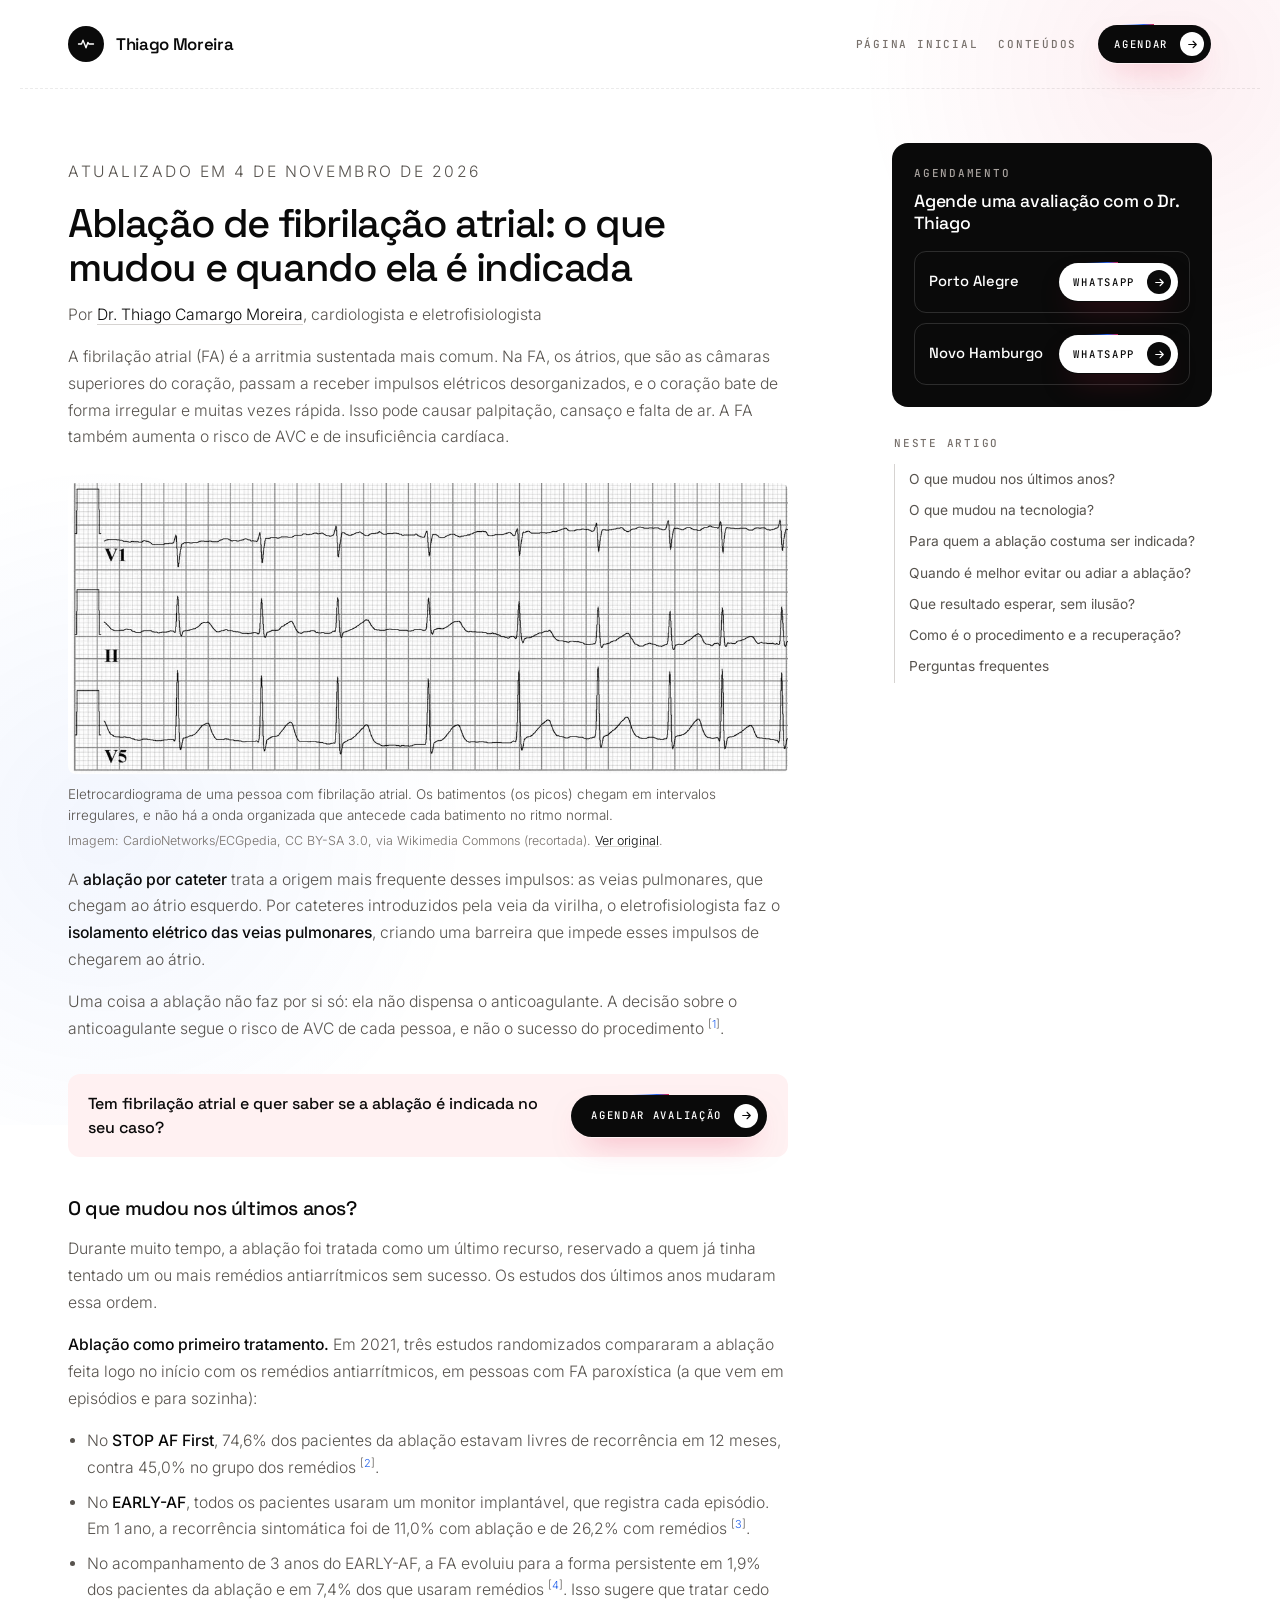
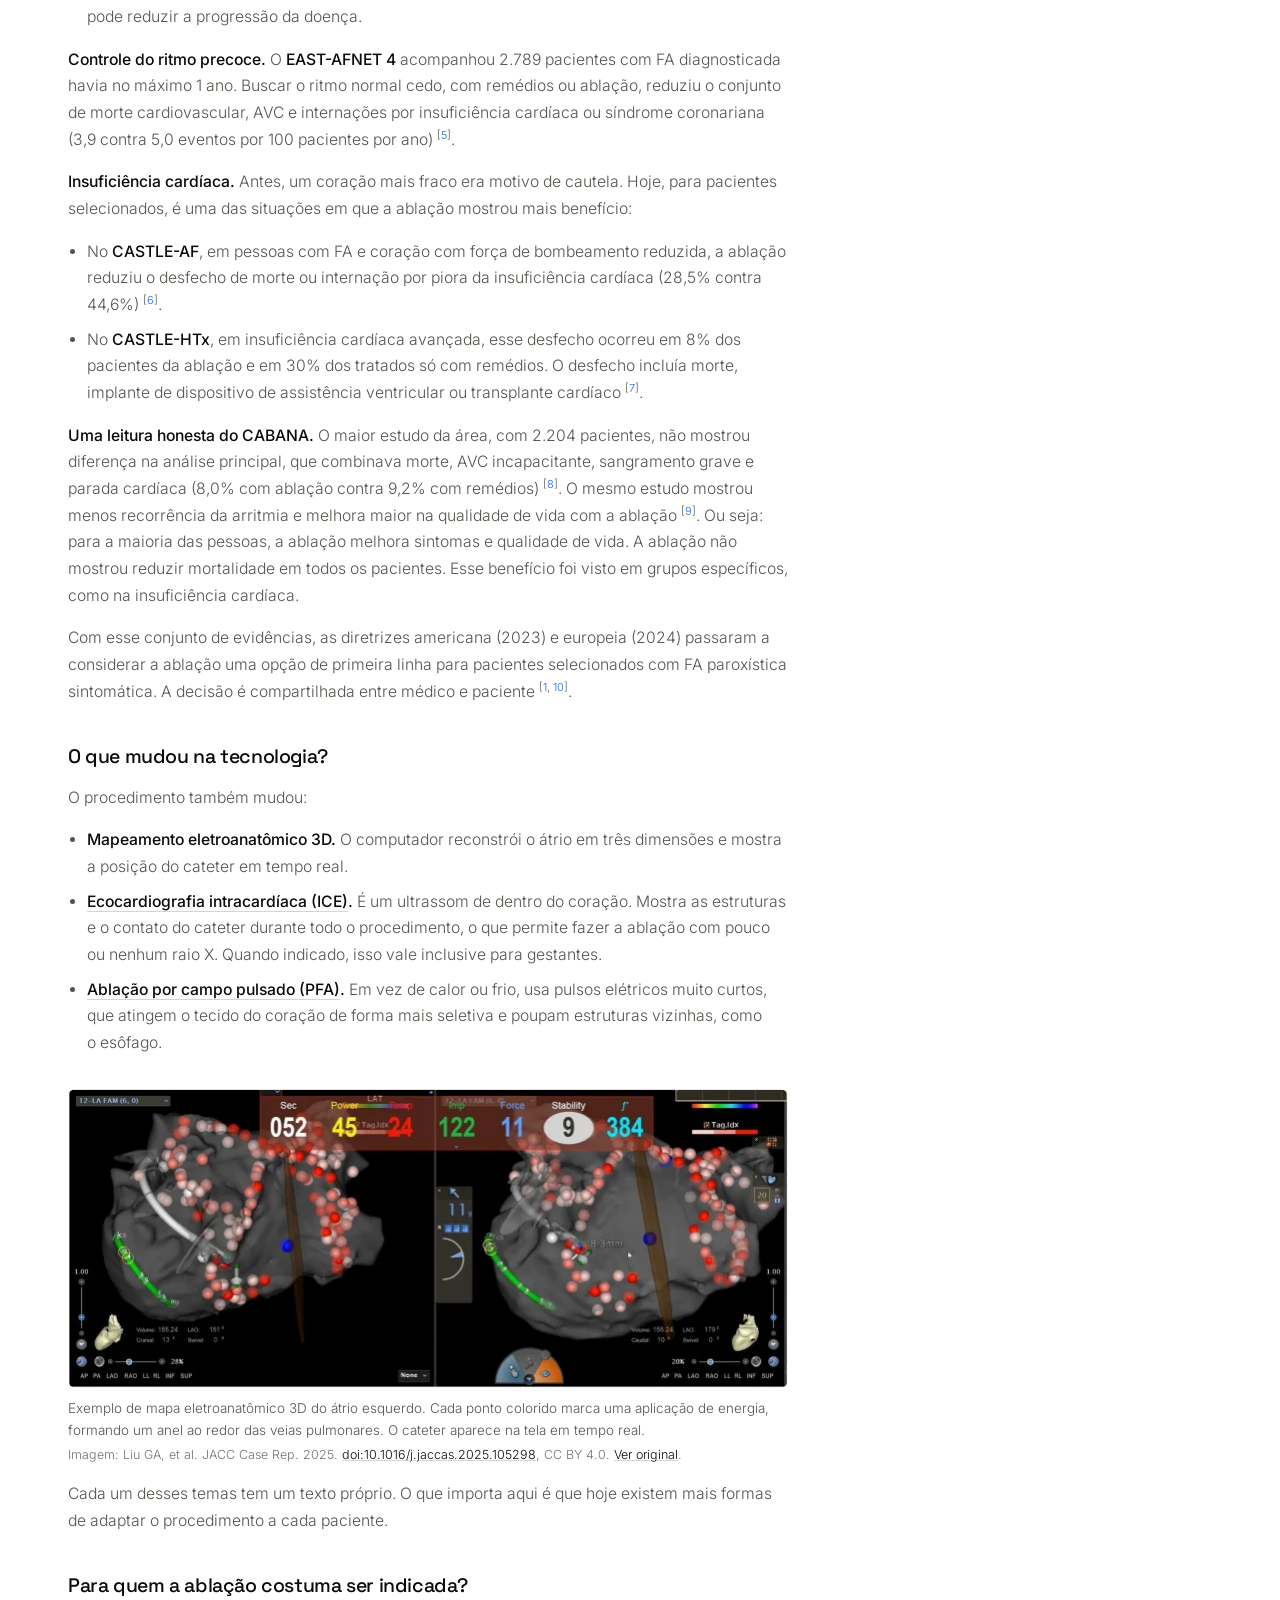
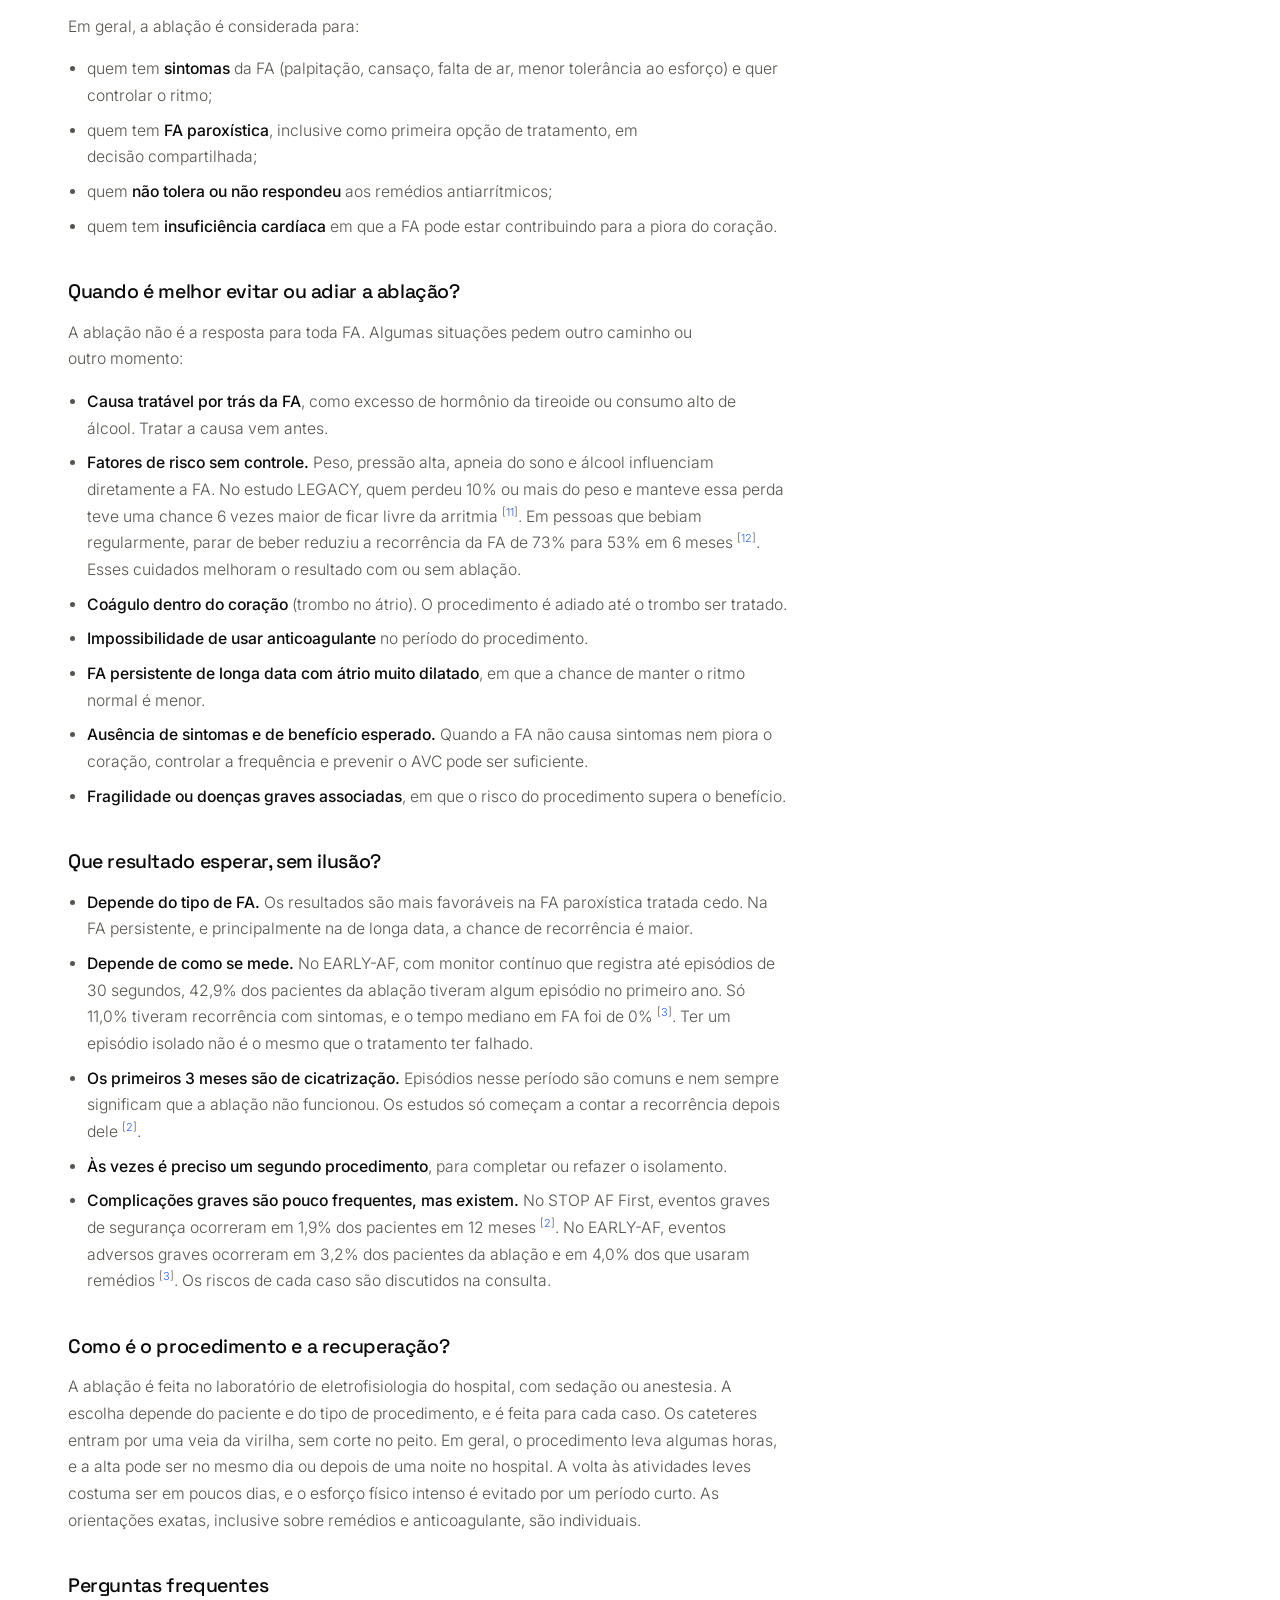
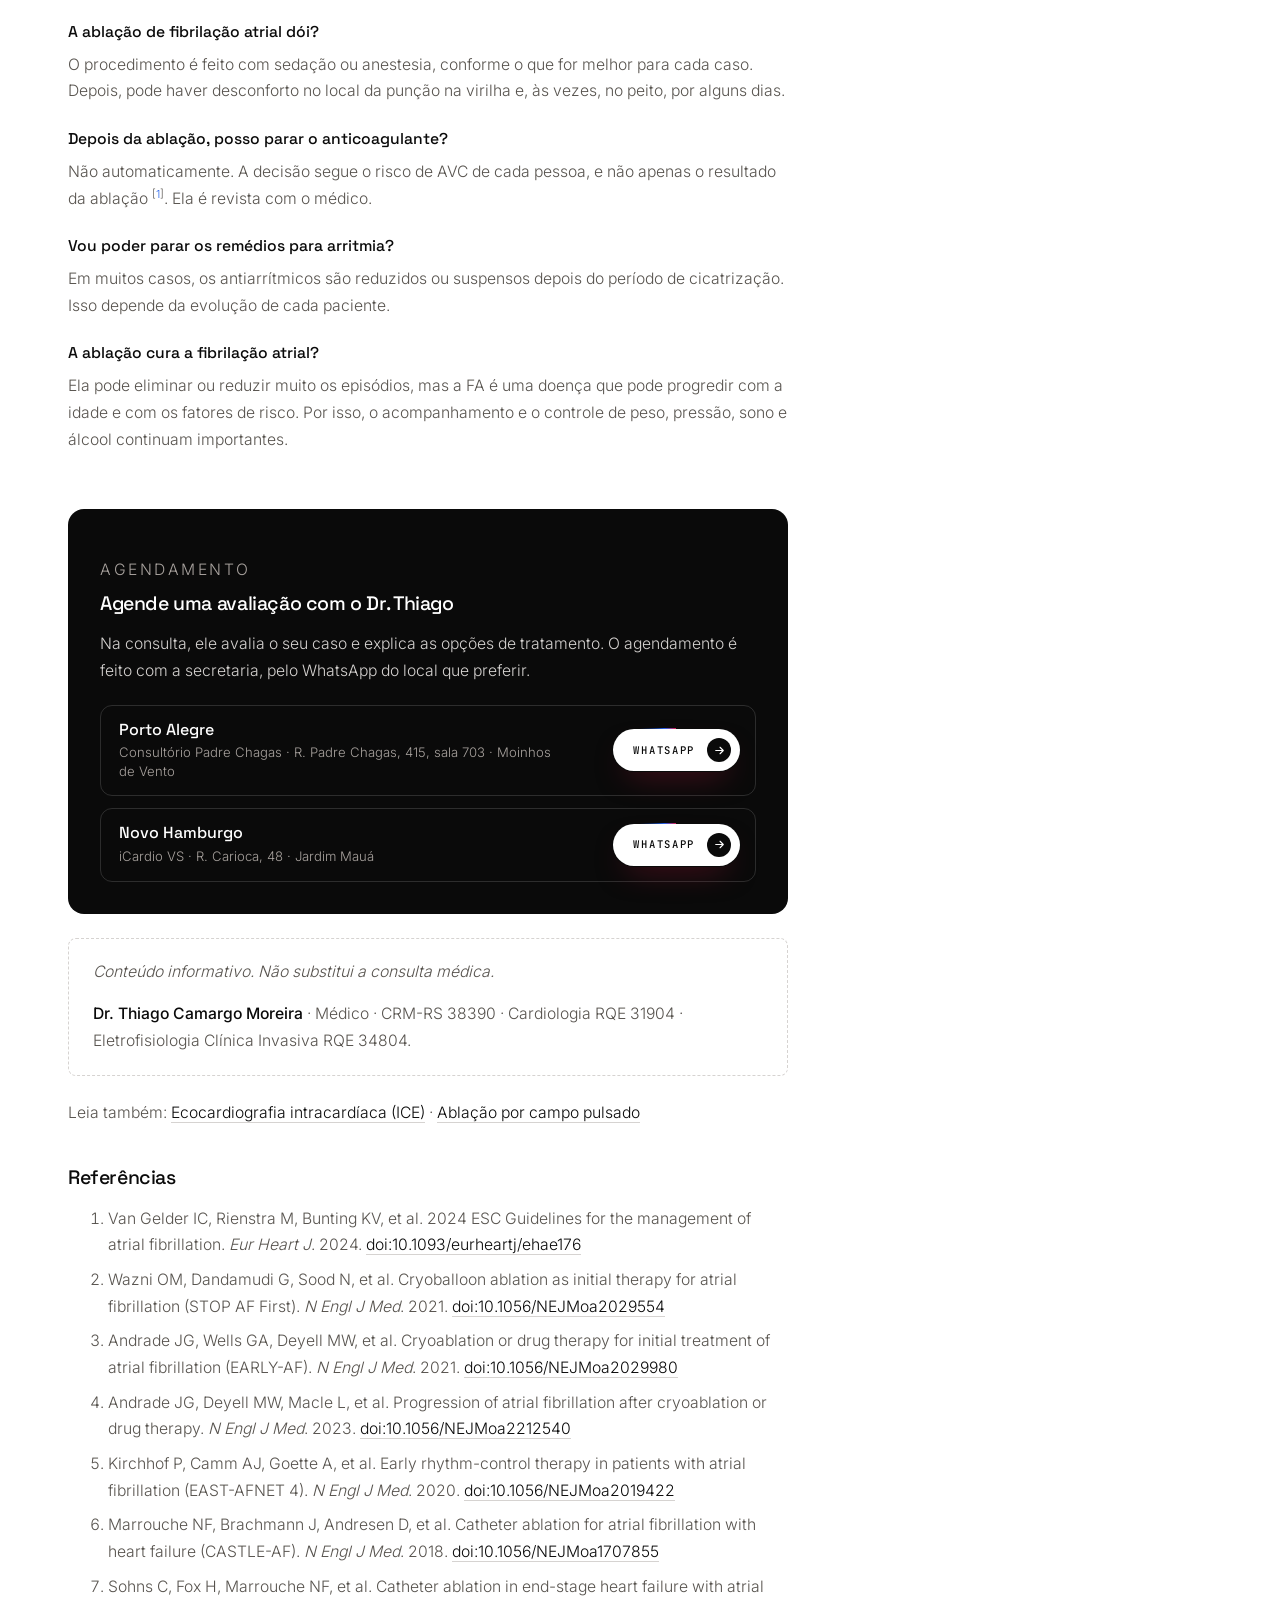
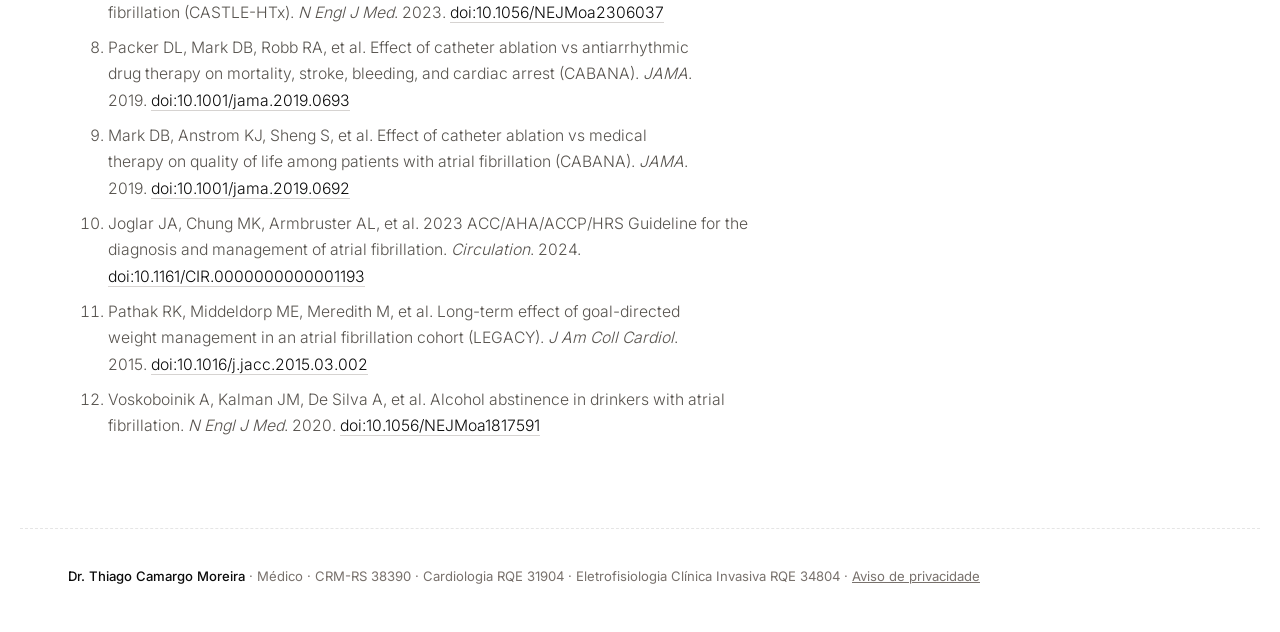
<file: site/ablacao-fibrilacao-atrial.html>
<!DOCTYPE html>
<html lang="pt-BR">

<head>
    <meta charset="utf-8">
    <meta name="viewport" content="width=device-width, initial-scale=1">
    <title>Ablação de fibrilação atrial: o que mudou e quando ela é indicada | Dr. Thiago Moreira</title>
    <meta name="description" content="O que os estudos recentes mudaram na ablação de fibrilação atrial, para quem ela costuma ser indicada, quando é melhor adiar e o que esperar do resultado.">
    <link rel="canonical" href="https://drthiagomoreira.com.br/ablacao-fibrilacao-atrial.html">
    <meta property="og:type" content="article">
    <meta property="og:locale" content="pt_BR">
    <meta property="og:url" content="https://drthiagomoreira.com.br/ablacao-fibrilacao-atrial.html">
    <meta property="og:title" content="Ablação de fibrilação atrial: o que mudou e quando ela é indicada">
    <meta property="og:description" content="O que os estudos recentes mudaram na ablação de fibrilação atrial, para quem ela costuma ser indicada, quando é melhor adiar e o que esperar do resultado.">
    <meta property="og:image" content="https://drthiagomoreira.com.br/og.png">
    <link rel="icon" href="favicon.svg" type="image/svg+xml">
    <link rel="apple-touch-icon" href="apple-touch-icon.png">
    <meta name="theme-color" content="#FFFFFF">
    <link rel="stylesheet" href="assets/css/pagina.css">
    <script type="application/ld+json">
{
  "@context": "https://schema.org",
  "@graph": [
    {
      "@type": "MedicalWebPage",
      "@id": "https://drthiagomoreira.com.br/ablacao-fibrilacao-atrial.html#pagina",
      "url": "https://drthiagomoreira.com.br/ablacao-fibrilacao-atrial.html",
      "name": "Ablação de fibrilação atrial: o que mudou e quando ela é indicada",
      "headline": "Ablação de fibrilação atrial: o que mudou e quando ela é indicada",
      "description": "O que os estudos recentes mudaram na ablação de fibrilação atrial, para quem ela costuma ser indicada, quando é melhor adiar e o que esperar do resultado.",
      "inLanguage": "pt-BR",
      "datePublished": "2026-11-04",
      "dateModified": "2026-11-04",
      "isPartOf": {
        "@id": "https://drthiagomoreira.com.br/#site"
      },
      "author": {
        "@id": "https://drthiagomoreira.com.br/#medico"
      },
      "reviewedBy": {
        "@id": "https://drthiagomoreira.com.br/#medico"
      },
      "about": {
        "@type": "MedicalProcedure",
        "name": "Ablação por cateter da fibrilação atrial"
      },
      "image": [
        "https://drthiagomoreira.com.br/assets/img/ablacao-fibrilacao-atrial/ecg-fibrilacao-atrial.webp",
        "https://drthiagomoreira.com.br/assets/img/ablacao-fibrilacao-atrial/mapa-3d-isolamento-veias-pulmonares.webp"
      ],
      "citation": [
        "Van Gelder IC, Rienstra M, Bunting KV, et al. 2024 ESC Guidelines for the management of atrial fibrillation. Eur Heart J. 2024. doi:10.1093/eurheartj/ehae176",
        "Wazni OM, Dandamudi G, Sood N, et al. Cryoballoon ablation as initial therapy for atrial fibrillation (STOP AF First). N Engl J Med. 2021. doi:10.1056/NEJMoa2029554",
        "Andrade JG, Wells GA, Deyell MW, et al. Cryoablation or drug therapy for initial treatment of atrial fibrillation (EARLY-AF). N Engl J Med. 2021. doi:10.1056/NEJMoa2029980",
        "Andrade JG, Deyell MW, Macle L, et al. Progression of atrial fibrillation after cryoablation or drug therapy. N Engl J Med. 2023. doi:10.1056/NEJMoa2212540",
        "Kirchhof P, Camm AJ, Goette A, et al. Early rhythm-control therapy in patients with atrial fibrillation (EAST-AFNET 4). N Engl J Med. 2020. doi:10.1056/NEJMoa2019422",
        "Marrouche NF, Brachmann J, Andresen D, et al. Catheter ablation for atrial fibrillation with heart failure (CASTLE-AF). N Engl J Med. 2018. doi:10.1056/NEJMoa1707855",
        "Sohns C, Fox H, Marrouche NF, et al. Catheter ablation in end-stage heart failure with atrial fibrillation (CASTLE-HTx). N Engl J Med. 2023. doi:10.1056/NEJMoa2306037",
        "Packer DL, Mark DB, Robb RA, et al. Effect of catheter ablation vs antiarrhythmic drug therapy on mortality, stroke, bleeding, and cardiac arrest (CABANA). JAMA. 2019. doi:10.1001/jama.2019.0693",
        "Mark DB, Anstrom KJ, Sheng S, et al. Effect of catheter ablation vs medical therapy on quality of life among patients with atrial fibrillation (CABANA). JAMA. 2019. doi:10.1001/jama.2019.0692",
        "Joglar JA, Chung MK, Armbruster AL, et al. 2023 ACC/AHA/ACCP/HRS Guideline for the diagnosis and management of atrial fibrillation. Circulation. 2024. doi:10.1161/CIR.0000000000001193",
        "Pathak RK, Middeldorp ME, Meredith M, et al. Long-term effect of goal-directed weight management in an atrial fibrillation cohort (LEGACY). J Am Coll Cardiol. 2015. doi:10.1016/j.jacc.2015.03.002",
        "Voskoboinik A, Kalman JM, De Silva A, et al. Alcohol abstinence in drinkers with atrial fibrillation. N Engl J Med. 2020. doi:10.1056/NEJMoa1817591"
      ]
    },
    {
      "@type": "BreadcrumbList",
      "itemListElement": [
        {
          "@type": "ListItem",
          "position": 1,
          "name": "Página inicial",
          "item": "https://drthiagomoreira.com.br/"
        },
        {
          "@type": "ListItem",
          "position": 2,
          "name": "Ablação de fibrilação atrial",
          "item": "https://drthiagomoreira.com.br/ablacao-fibrilacao-atrial.html"
        }
      ]
    },
    {
      "@type": "FAQPage",
      "mainEntity": [
        {
          "@type": "Question",
          "name": "A ablação de fibrilação atrial dói?",
          "acceptedAnswer": {
            "@type": "Answer",
            "text": "O procedimento é feito com sedação ou anestesia, conforme o que for melhor para cada caso. Depois, pode haver desconforto no local da punção na virilha e, às vezes, no peito, por alguns dias."
          }
        },
        {
          "@type": "Question",
          "name": "Depois da ablação, posso parar o anticoagulante?",
          "acceptedAnswer": {
            "@type": "Answer",
            "text": "Não automaticamente. A decisão segue o risco de AVC de cada pessoa, e não apenas o resultado da ablação. Ela é revista com o médico."
          }
        },
        {
          "@type": "Question",
          "name": "Vou poder parar os remédios para arritmia?",
          "acceptedAnswer": {
            "@type": "Answer",
            "text": "Em muitos casos, os antiarrítmicos são reduzidos ou suspensos depois do período de cicatrização. Isso depende da evolução de cada paciente."
          }
        },
        {
          "@type": "Question",
          "name": "A ablação cura a fibrilação atrial?",
          "acceptedAnswer": {
            "@type": "Answer",
            "text": "Ela pode eliminar ou reduzir muito os episódios, mas a FA é uma doença que pode progredir com a idade e com os fatores de risco. Por isso, o acompanhamento e o controle de peso, pressão, sono e álcool continuam importantes."
          }
        }
      ]
    }
  ]
}
    </script>
</head>

<body>
    <header class="page-nav">
        <a class="brand" href="index.html">
            <span class="brand-mark" aria-hidden="true"><svg viewBox="0 0 24 24" fill="none" stroke="currentColor" stroke-width="1.8" stroke-linecap="round" stroke-linejoin="round"><path d="M2 12h4l2-5 4 10 2.5-7 1.5 2h6" /></svg></span>
            <span class="brand-text">Thiago Moreira</span>
        </a>
        <nav class="nav-links"><a class="t-label nav-home" href="index.html">Página inicial</a><a class="t-label" href="conteudos.html">Conteúdos</a><a class="cta-btn" href="#agendar"><span class="cta-spin" aria-hidden="true"></span><span class="cta-body">Agendar<span class="cta-ico"><svg viewBox="0 0 24 24" fill="none" stroke="currentColor" stroke-width="2" stroke-linecap="round" stroke-linejoin="round" aria-hidden="true"><path d="M5 12h14M13 6l6 6-6 6"/></svg></span></span></a></nav>
    </header>

    <div class="article-layout">
    <main class="page article">
        <article>
        <p class="t-label">Atualizado em 4 de novembro de 2026</p>
        <h1>Ablação de fibrilação atrial: o que mudou e quando ela é indicada</h1>
        <p class="byline">Por <a href="index.html#sobre">Dr. Thiago Camargo Moreira</a>, cardiologista e eletrofisiologista</p>

<p>A fibrilação atrial (FA) é a arritmia sustentada mais comum. Na FA, os átrios, que são as câmaras superiores do coração, passam a receber impulsos elétricos desorganizados, e o coração bate de forma irregular e muitas vezes rápida. Isso pode causar palpitação, cansaço e falta de ar. A FA também aumenta o risco de AVC e de insuficiência cardíaca.</p>
<figure>
<img src="assets/img/ablacao-fibrilacao-atrial/ecg-fibrilacao-atrial.webp" width="1152" height="465" alt="Eletrocardiograma de fibrilação atrial com batimentos em intervalos irregulares" decoding="async">
<figcaption>Eletrocardiograma de uma pessoa com fibrilação atrial. Os batimentos (os picos) chegam em intervalos irregulares, e não há a onda organizada que antecede cada batimento no ritmo normal. <span class="credit">Imagem: CardioNetworks/ECGpedia, CC BY-SA 3.0, via Wikimedia Commons (recortada). <a href="https://commons.wikimedia.org/wiki/File:Afib_ecg_(CardioNetworks_ECGpedia).jpg">Ver original</a>.</span></figcaption>
</figure>
<p>A <strong>ablação por cateter</strong> trata a origem mais frequente desses impulsos: as veias pulmonares, que chegam ao átrio esquerdo. Por cateteres introduzidos pela veia da virilha, o eletrofisiologista faz o <strong>isolamento elétrico das veias pulmonares</strong>, criando uma barreira que impede esses impulsos de chegarem ao átrio.</p>
<p>Uma coisa a ablação não faz por si só: ela não dispensa o anticoagulante. A decisão sobre o anticoagulante segue o risco de AVC de cada pessoa, e não o sucesso do procedimento <sup class="ref">[<a href="#ref-1">1</a>]</sup>.</p>
<aside class="cta-inline"><p>Tem fibrilação atrial e quer saber se a ablação é indicada no seu caso?</p><a class="cta-btn" href="#agendar"><span class="cta-spin" aria-hidden="true"></span><span class="cta-body">Agendar avaliação<span class="cta-ico"><svg viewBox="0 0 24 24" fill="none" stroke="currentColor" stroke-width="2" stroke-linecap="round" stroke-linejoin="round" aria-hidden="true"><path d="M5 12h14M13 6l6 6-6 6"/></svg></span></span></a></aside>
<h2 id="o-que-mudou-nos-ultimos-anos">O que mudou nos últimos anos?</h2>
<p>Durante muito tempo, a ablação foi tratada como um último recurso, reservado a quem já tinha tentado um ou mais remédios antiarrítmicos sem sucesso. Os estudos dos últimos anos mudaram essa ordem.</p>
<p><strong>Ablação como primeiro tratamento.</strong> Em 2021, três estudos randomizados compararam a ablação feita logo no início com os remédios antiarrítmicos, em pessoas com FA paroxística (a que vem em episódios e para sozinha):</p>
<ul>
<li>No <strong>STOP AF First</strong>, 74,6% dos pacientes da ablação estavam livres de recorrência em 12 meses, contra 45,0% no grupo dos remédios <sup class="ref">[<a href="#ref-2">2</a>]</sup>.</li>
<li>No <strong>EARLY-AF</strong>, todos os pacientes usaram um monitor implantável, que registra cada episódio. Em 1 ano, a recorrência sintomática foi de 11,0% com ablação e de 26,2% com remédios <sup class="ref">[<a href="#ref-3">3</a>]</sup>.</li>
<li>No acompanhamento de 3 anos do EARLY-AF, a FA evoluiu para a forma persistente em 1,9% dos pacientes da ablação e em 7,4% dos que usaram remédios <sup class="ref">[<a href="#ref-4">4</a>]</sup>. Isso sugere que tratar cedo pode reduzir a progressão da doença.</li>
</ul>
<p><strong>Controle do ritmo precoce.</strong> O <strong>EAST-AFNET 4</strong> acompanhou 2.789 pacientes com FA diagnosticada havia no máximo 1 ano. Buscar o ritmo normal cedo, com remédios ou ablação, reduziu o conjunto de morte cardiovascular, AVC e internações por insuficiência cardíaca ou síndrome coronariana (3,9 contra 5,0 eventos por 100 pacientes por ano) <sup class="ref">[<a href="#ref-5">5</a>]</sup>.</p>
<p><strong>Insuficiência cardíaca.</strong> Antes, um coração mais fraco era motivo de cautela. Hoje, para pacientes selecionados, é uma das situações em que a ablação mostrou mais benefício:</p>
<ul>
<li>No <strong>CASTLE-AF</strong>, em pessoas com FA e coração com força de bombeamento reduzida, a ablação reduziu o desfecho de morte ou internação por piora da insuficiência cardíaca (28,5% contra 44,6%) <sup class="ref">[<a href="#ref-6">6</a>]</sup>.</li>
<li>No <strong>CASTLE-HTx</strong>, em insuficiência cardíaca avançada, esse desfecho ocorreu em 8% dos pacientes da ablação e em 30% dos tratados só com remédios. O desfecho incluía morte, implante de dispositivo de assistência ventricular ou transplante cardíaco <sup class="ref">[<a href="#ref-7">7</a>]</sup>.</li>
</ul>
<p><strong>Uma leitura honesta do CABANA.</strong> O maior estudo da área, com 2.204 pacientes, não mostrou diferença na análise principal, que combinava morte, AVC incapacitante, sangramento grave e parada cardíaca (8,0% com ablação contra 9,2% com remédios) <sup class="ref">[<a href="#ref-8">8</a>]</sup>. O mesmo estudo mostrou menos recorrência da arritmia e melhora maior na qualidade de vida com a ablação <sup class="ref">[<a href="#ref-9">9</a>]</sup>. Ou seja: para a maioria das pessoas, a ablação melhora sintomas e qualidade de vida. A ablação não mostrou reduzir mortalidade em todos os pacientes. Esse benefício foi visto em grupos específicos, como na insuficiência cardíaca.</p>
<p>Com esse conjunto de evidências, as diretrizes americana (2023) e europeia (2024) passaram a considerar a ablação uma opção de primeira linha para pacientes selecionados com FA paroxística sintomática. A decisão é compartilhada entre médico e paciente <sup class="ref">[<a href="#ref-1">1</a>, <a href="#ref-10">10</a>]</sup>.</p>
<h2 id="o-que-mudou-na-tecnologia">O que mudou na tecnologia?</h2>
<p>O procedimento também mudou:</p>
<ul>
<li><strong>Mapeamento eletroanatômico 3D.</strong> O computador reconstrói o átrio em três dimensões e mostra a posição do cateter em tempo real.</li>
<li><strong><a href="ecocardiografia-intracardiaca-ice.html">Ecocardiografia intracardíaca (ICE)</a>.</strong> É um ultrassom de dentro do coração. Mostra as estruturas e o contato do cateter durante todo o procedimento, o que permite fazer a ablação com pouco ou nenhum raio X. Quando indicado, isso vale inclusive para gestantes.</li>
<li><strong><a href="ablacao-por-campo-pulsado.html">Ablação por campo pulsado (PFA)</a>.</strong> Em vez de calor ou frio, usa pulsos elétricos muito curtos, que atingem o tecido do coração de forma mais seletiva e poupam estruturas vizinhas, como o esôfago.</li>
</ul>
<figure>
<img src="assets/img/ablacao-fibrilacao-atrial/mapa-3d-isolamento-veias-pulmonares.webp" width="721" height="300" alt="Mapa 3D do átrio esquerdo com pontos de ablação ao redor das veias pulmonares" decoding="async" loading="lazy">
<figcaption>Exemplo de mapa eletroanatômico 3D do átrio esquerdo. Cada ponto colorido marca uma aplicação de energia, formando um anel ao redor das veias pulmonares. O cateter aparece na tela em tempo real. <span class="credit">Imagem: Liu GA, et al. JACC Case Rep. 2025. <a href="https://doi.org/10.1016/j.jaccas.2025.105298">doi:10.1016/j.jaccas.2025.105298</a>, CC BY 4.0. <a href="https://doi.org/10.1016/j.jaccas.2025.105298">Ver original</a>.</span></figcaption>
</figure>
<p>Cada um desses temas tem um texto próprio. O que importa aqui é que hoje existem mais formas de adaptar o procedimento a cada paciente.</p>
<h2 id="para-quem-a-ablacao-costuma-ser-indicada">Para quem a ablação costuma ser indicada?</h2>
<p>Em geral, a ablação é considerada para:</p>
<ul>
<li>quem tem <strong>sintomas</strong> da FA (palpitação, cansaço, falta de ar, menor tolerância ao esforço) e quer controlar o ritmo;</li>
<li>quem tem <strong>FA paroxística</strong>, inclusive como primeira opção de tratamento, em decisão compartilhada;</li>
<li>quem <strong>não tolera ou não respondeu</strong> aos remédios antiarrítmicos;</li>
<li>quem tem <strong>insuficiência cardíaca</strong> em que a FA pode estar contribuindo para a piora do coração.</li>
</ul>
<h2 id="quando-e-melhor-evitar-ou-adiar-a-ablacao">Quando é melhor evitar ou adiar a ablação?</h2>
<p>A ablação não é a resposta para toda FA. Algumas situações pedem outro caminho ou outro momento:</p>
<ul>
<li><strong>Causa tratável por trás da FA</strong>, como excesso de hormônio da tireoide ou consumo alto de álcool. Tratar a causa vem antes.</li>
<li><strong>Fatores de risco sem controle.</strong> Peso, pressão alta, apneia do sono e álcool influenciam diretamente a FA. No estudo LEGACY, quem perdeu 10% ou mais do peso e manteve essa perda teve uma chance 6 vezes maior de ficar livre da arritmia <sup class="ref">[<a href="#ref-11">11</a>]</sup>. Em pessoas que bebiam regularmente, parar de beber reduziu a recorrência da FA de 73% para 53% em 6 meses <sup class="ref">[<a href="#ref-12">12</a>]</sup>. Esses cuidados melhoram o resultado com ou sem ablação.</li>
<li><strong>Coágulo dentro do coração</strong> (trombo no átrio). O procedimento é adiado até o trombo ser tratado.</li>
<li><strong>Impossibilidade de usar anticoagulante</strong> no período do procedimento.</li>
<li><strong>FA persistente de longa data com átrio muito dilatado</strong>, em que a chance de manter o ritmo normal é menor.</li>
<li><strong>Ausência de sintomas e de benefício esperado.</strong> Quando a FA não causa sintomas nem piora o coração, controlar a frequência e prevenir o AVC pode ser suficiente.</li>
<li><strong>Fragilidade ou doenças graves associadas</strong>, em que o risco do procedimento supera o benefício.</li>
</ul>
<h2 id="que-resultado-esperar-sem-ilusao">Que resultado esperar, sem ilusão?</h2>
<ul>
<li><strong>Depende do tipo de FA.</strong> Os resultados são mais favoráveis na FA paroxística tratada cedo. Na FA persistente, e principalmente na de longa data, a chance de recorrência é maior.</li>
<li><strong>Depende de como se mede.</strong> No EARLY-AF, com monitor contínuo que registra até episódios de 30 segundos, 42,9% dos pacientes da ablação tiveram algum episódio no primeiro ano. Só 11,0% tiveram recorrência com sintomas, e o tempo mediano em FA foi de 0% <sup class="ref">[<a href="#ref-3">3</a>]</sup>. Ter um episódio isolado não é o mesmo que o tratamento ter falhado.</li>
<li><strong>Os primeiros 3 meses são de cicatrização.</strong> Episódios nesse período são comuns e nem sempre significam que a ablação não funcionou. Os estudos só começam a contar a recorrência depois dele <sup class="ref">[<a href="#ref-2">2</a>]</sup>.</li>
<li><strong>Às vezes é preciso um segundo procedimento</strong>, para completar ou refazer o isolamento.</li>
<li><strong>Complicações graves são pouco frequentes, mas existem.</strong> No STOP AF First, eventos graves de segurança ocorreram em 1,9% dos pacientes em 12 meses <sup class="ref">[<a href="#ref-2">2</a>]</sup>. No EARLY-AF, eventos adversos graves ocorreram em 3,2% dos pacientes da ablação e em 4,0% dos que usaram remédios <sup class="ref">[<a href="#ref-3">3</a>]</sup>. Os riscos de cada caso são discutidos na consulta.</li>
</ul>
<h2 id="como-e-o-procedimento-e-a-recuperacao">Como é o procedimento e a recuperação?</h2>
<p>A ablação é feita no laboratório de eletrofisiologia do hospital, com sedação ou anestesia. A escolha depende do paciente e do tipo de procedimento, e é feita para cada caso. Os cateteres entram por uma veia da virilha, sem corte no peito. Em geral, o procedimento leva algumas horas, e a alta pode ser no mesmo dia ou depois de uma noite no hospital. A volta às atividades leves costuma ser em poucos dias, e o esforço físico intenso é evitado por um período curto. As orientações exatas, inclusive sobre remédios e anticoagulante, são individuais.</p>
<h2 id="perguntas-frequentes">Perguntas frequentes</h2>
<dl class="faq">
<dt>A ablação de fibrilação atrial dói?</dt>
<dd>O procedimento é feito com sedação ou anestesia, conforme o que for melhor para cada caso. Depois, pode haver desconforto no local da punção na virilha e, às vezes, no peito, por alguns dias.</dd>
<dt>Depois da ablação, posso parar o anticoagulante?</dt>
<dd>Não automaticamente. A decisão segue o risco de AVC de cada pessoa, e não apenas o resultado da ablação <sup class="ref">[<a href="#ref-1">1</a>]</sup>. Ela é revista com o médico.</dd>
<dt>Vou poder parar os remédios para arritmia?</dt>
<dd>Em muitos casos, os antiarrítmicos são reduzidos ou suspensos depois do período de cicatrização. Isso depende da evolução de cada paciente.</dd>
<dt>A ablação cura a fibrilação atrial?</dt>
<dd>Ela pode eliminar ou reduzir muito os episódios, mas a FA é uma doença que pode progredir com a idade e com os fatores de risco. Por isso, o acompanhamento e o controle de peso, pressão, sono e álcool continuam importantes.</dd>
</dl>

        <section class="cta-box" id="agendar" aria-labelledby="agendar-t">
            <p class="t-label">Agendamento</p>
            <h2 id="agendar-t">Agende uma avaliação com o Dr. Thiago</h2>
            <p>Na consulta, ele avalia o seu caso e explica as opções de tratamento. O agendamento é feito com a secretaria, pelo WhatsApp do local que preferir.</p>
            <ul class="locs">
<li><span class="loc-city">Porto Alegre</span><span class="loc-addr">Consultório Padre Chagas · R. Padre Chagas, 415, sala 703 · Moinhos de Vento</span><a class="cta-btn" href="https://wa.me/5551999931705?text=Ol%C3%A1%2C%20gostaria%20de%20agendar%20uma%20consulta%20com%20o%20Dr.%20Thiago%20Moreira." rel="noopener"><span class="cta-spin" aria-hidden="true"></span><span class="cta-body">WhatsApp<span class="cta-ico"><svg viewBox="0 0 24 24" fill="none" stroke="currentColor" stroke-width="2" stroke-linecap="round" stroke-linejoin="round" aria-hidden="true"><path d="M5 12h14M13 6l6 6-6 6"/></svg></span></span></a></li>
<li><span class="loc-city">Novo Hamburgo</span><span class="loc-addr">iCardio VS · R. Carioca, 48 · Jardim Mauá</span><a class="cta-btn" href="https://wa.me/5551996237008?text=Ol%C3%A1%2C%20gostaria%20de%20agendar%20uma%20consulta%20com%20o%20Dr.%20Thiago%20Moreira." rel="noopener"><span class="cta-spin" aria-hidden="true"></span><span class="cta-body">WhatsApp<span class="cta-ico"><svg viewBox="0 0 24 24" fill="none" stroke="currentColor" stroke-width="2" stroke-linecap="round" stroke-linejoin="round" aria-hidden="true"><path d="M5 12h14M13 6l6 6-6 6"/></svg></span></span></a></li>
            </ul>
        </section>

        <aside class="author">
            <p><em>Conteúdo informativo. Não substitui a consulta médica.</em></p>
            <p><strong>Dr. Thiago Camargo Moreira</strong> · Médico · CRM-RS 38390 · Cardiologia RQE 31904 · Eletrofisiologia Clínica Invasiva RQE 34804.</p>
        </aside>

        <p class="also">Leia também: <a href="ecocardiografia-intracardiaca-ice.html">Ecocardiografia intracardíaca (ICE)</a> · <a href="ablacao-por-campo-pulsado.html">Ablação por campo pulsado</a></p>

        <h2>Referências</h2>
        <ol class="refs">
<li id="ref-1">Van Gelder IC, Rienstra M, Bunting KV, et al. 2024 ESC Guidelines for the management of atrial fibrillation. <em>Eur Heart J</em>. 2024. <a href="https://doi.org/10.1093/eurheartj/ehae176">doi:10.1093/eurheartj/ehae176</a></li>
<li id="ref-2">Wazni OM, Dandamudi G, Sood N, et al. Cryoballoon ablation as initial therapy for atrial fibrillation (STOP AF First). <em>N Engl J Med</em>. 2021. <a href="https://doi.org/10.1056/NEJMoa2029554">doi:10.1056/NEJMoa2029554</a></li>
<li id="ref-3">Andrade JG, Wells GA, Deyell MW, et al. Cryoablation or drug therapy for initial treatment of atrial fibrillation (EARLY-AF). <em>N Engl J Med</em>. 2021. <a href="https://doi.org/10.1056/NEJMoa2029980">doi:10.1056/NEJMoa2029980</a></li>
<li id="ref-4">Andrade JG, Deyell MW, Macle L, et al. Progression of atrial fibrillation after cryoablation or drug therapy. <em>N Engl J Med</em>. 2023. <a href="https://doi.org/10.1056/NEJMoa2212540">doi:10.1056/NEJMoa2212540</a></li>
<li id="ref-5">Kirchhof P, Camm AJ, Goette A, et al. Early rhythm-control therapy in patients with atrial fibrillation (EAST-AFNET 4). <em>N Engl J Med</em>. 2020. <a href="https://doi.org/10.1056/NEJMoa2019422">doi:10.1056/NEJMoa2019422</a></li>
<li id="ref-6">Marrouche NF, Brachmann J, Andresen D, et al. Catheter ablation for atrial fibrillation with heart failure (CASTLE-AF). <em>N Engl J Med</em>. 2018. <a href="https://doi.org/10.1056/NEJMoa1707855">doi:10.1056/NEJMoa1707855</a></li>
<li id="ref-7">Sohns C, Fox H, Marrouche NF, et al. Catheter ablation in end-stage heart failure with atrial fibrillation (CASTLE-HTx). <em>N Engl J Med</em>. 2023. <a href="https://doi.org/10.1056/NEJMoa2306037">doi:10.1056/NEJMoa2306037</a></li>
<li id="ref-8">Packer DL, Mark DB, Robb RA, et al. Effect of catheter ablation vs antiarrhythmic drug therapy on mortality, stroke, bleeding, and cardiac arrest (CABANA). <em>JAMA</em>. 2019. <a href="https://doi.org/10.1001/jama.2019.0693">doi:10.1001/jama.2019.0693</a></li>
<li id="ref-9">Mark DB, Anstrom KJ, Sheng S, et al. Effect of catheter ablation vs medical therapy on quality of life among patients with atrial fibrillation (CABANA). <em>JAMA</em>. 2019. <a href="https://doi.org/10.1001/jama.2019.0692">doi:10.1001/jama.2019.0692</a></li>
<li id="ref-10">Joglar JA, Chung MK, Armbruster AL, et al. 2023 ACC/AHA/ACCP/HRS Guideline for the diagnosis and management of atrial fibrillation. <em>Circulation</em>. 2024. <a href="https://doi.org/10.1161/CIR.0000000000001193">doi:10.1161/CIR.0000000000001193</a></li>
<li id="ref-11">Pathak RK, Middeldorp ME, Meredith M, et al. Long-term effect of goal-directed weight management in an atrial fibrillation cohort (LEGACY). <em>J Am Coll Cardiol</em>. 2015. <a href="https://doi.org/10.1016/j.jacc.2015.03.002">doi:10.1016/j.jacc.2015.03.002</a></li>
<li id="ref-12">Voskoboinik A, Kalman JM, De Silva A, et al. Alcohol abstinence in drinkers with atrial fibrillation. <em>N Engl J Med</em>. 2020. <a href="https://doi.org/10.1056/NEJMoa1817591">doi:10.1056/NEJMoa1817591</a></li>
        </ol>
        </article>
    </main>

    <aside class="article-side" aria-label="Agendamento e índice">
        <div class="side-cta">
            <p class="t-label">Agendamento</p>
            <p class="side-title">Agende uma avaliação com o Dr. Thiago</p>
            <ul class="side-locs">
<li><span class="loc-city">Porto Alegre</span><a class="cta-btn" href="https://wa.me/5551999931705?text=Ol%C3%A1%2C%20gostaria%20de%20agendar%20uma%20consulta%20com%20o%20Dr.%20Thiago%20Moreira." rel="noopener"><span class="cta-spin" aria-hidden="true"></span><span class="cta-body">WhatsApp<span class="cta-ico"><svg viewBox="0 0 24 24" fill="none" stroke="currentColor" stroke-width="2" stroke-linecap="round" stroke-linejoin="round" aria-hidden="true"><path d="M5 12h14M13 6l6 6-6 6"/></svg></span></span></a></li>
<li><span class="loc-city">Novo Hamburgo</span><a class="cta-btn" href="https://wa.me/5551996237008?text=Ol%C3%A1%2C%20gostaria%20de%20agendar%20uma%20consulta%20com%20o%20Dr.%20Thiago%20Moreira." rel="noopener"><span class="cta-spin" aria-hidden="true"></span><span class="cta-body">WhatsApp<span class="cta-ico"><svg viewBox="0 0 24 24" fill="none" stroke="currentColor" stroke-width="2" stroke-linecap="round" stroke-linejoin="round" aria-hidden="true"><path d="M5 12h14M13 6l6 6-6 6"/></svg></span></span></a></li>
            </ul>
        </div>
        <nav class="side-toc" aria-label="Neste artigo">
            <p class="t-label">Neste artigo</p>
            <ol>
<li><a href="#o-que-mudou-nos-ultimos-anos">O que mudou nos últimos anos?</a></li>
<li><a href="#o-que-mudou-na-tecnologia">O que mudou na tecnologia?</a></li>
<li><a href="#para-quem-a-ablacao-costuma-ser-indicada">Para quem a ablação costuma ser indicada?</a></li>
<li><a href="#quando-e-melhor-evitar-ou-adiar-a-ablacao">Quando é melhor evitar ou adiar a ablação?</a></li>
<li><a href="#que-resultado-esperar-sem-ilusao">Que resultado esperar, sem ilusão?</a></li>
<li><a href="#como-e-o-procedimento-e-a-recuperacao">Como é o procedimento e a recuperação?</a></li>
<li><a href="#perguntas-frequentes">Perguntas frequentes</a></li>
            </ol>
        </nav>
    </aside>
    </div>

    <a class="cta-sticky" href="#agendar">Agendar avaliação pelo WhatsApp</a>

    <footer class="page-foot">
        <p><strong>Dr. Thiago Camargo Moreira</strong> · Médico · CRM-RS 38390 · Cardiologia RQE 31904 · Eletrofisiologia Clínica Invasiva RQE 34804 · <a href="privacidade.html">Aviso de privacidade</a></p>
    </footer>
</body>

</html>
</file>
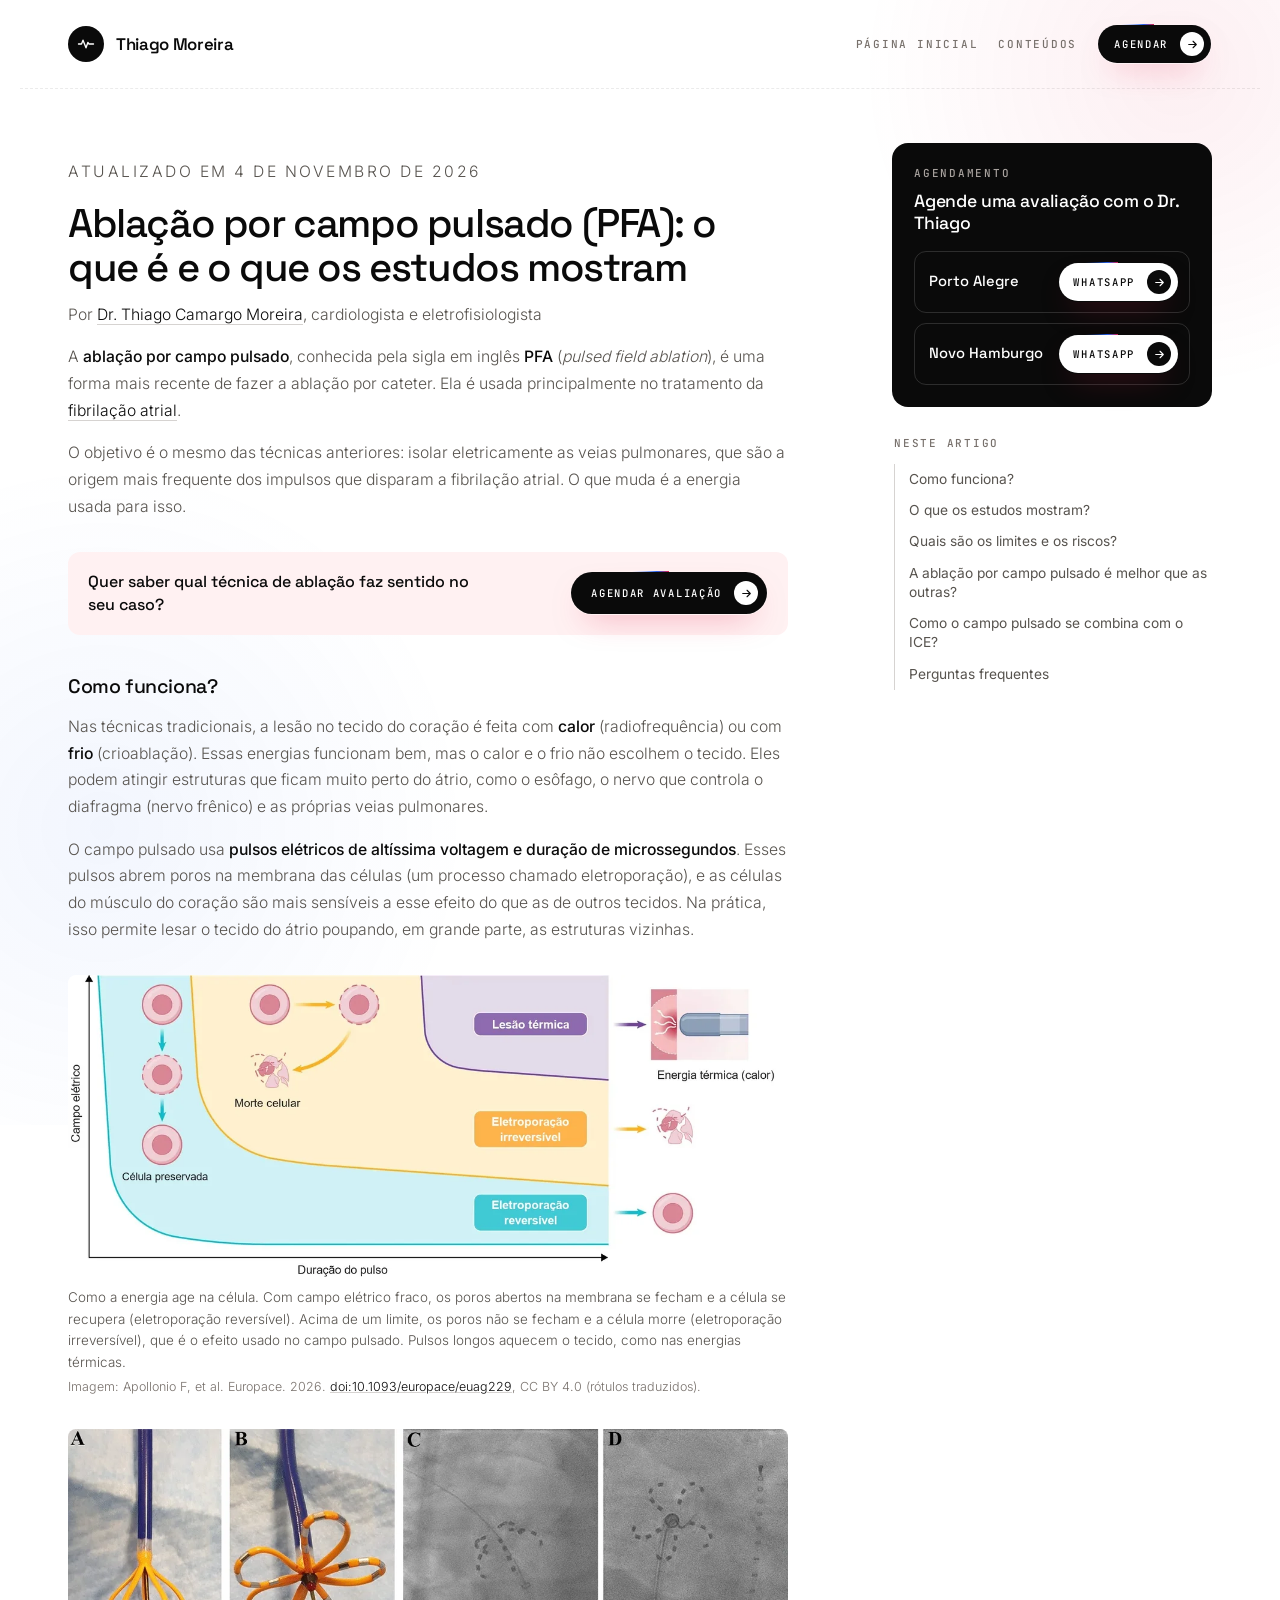
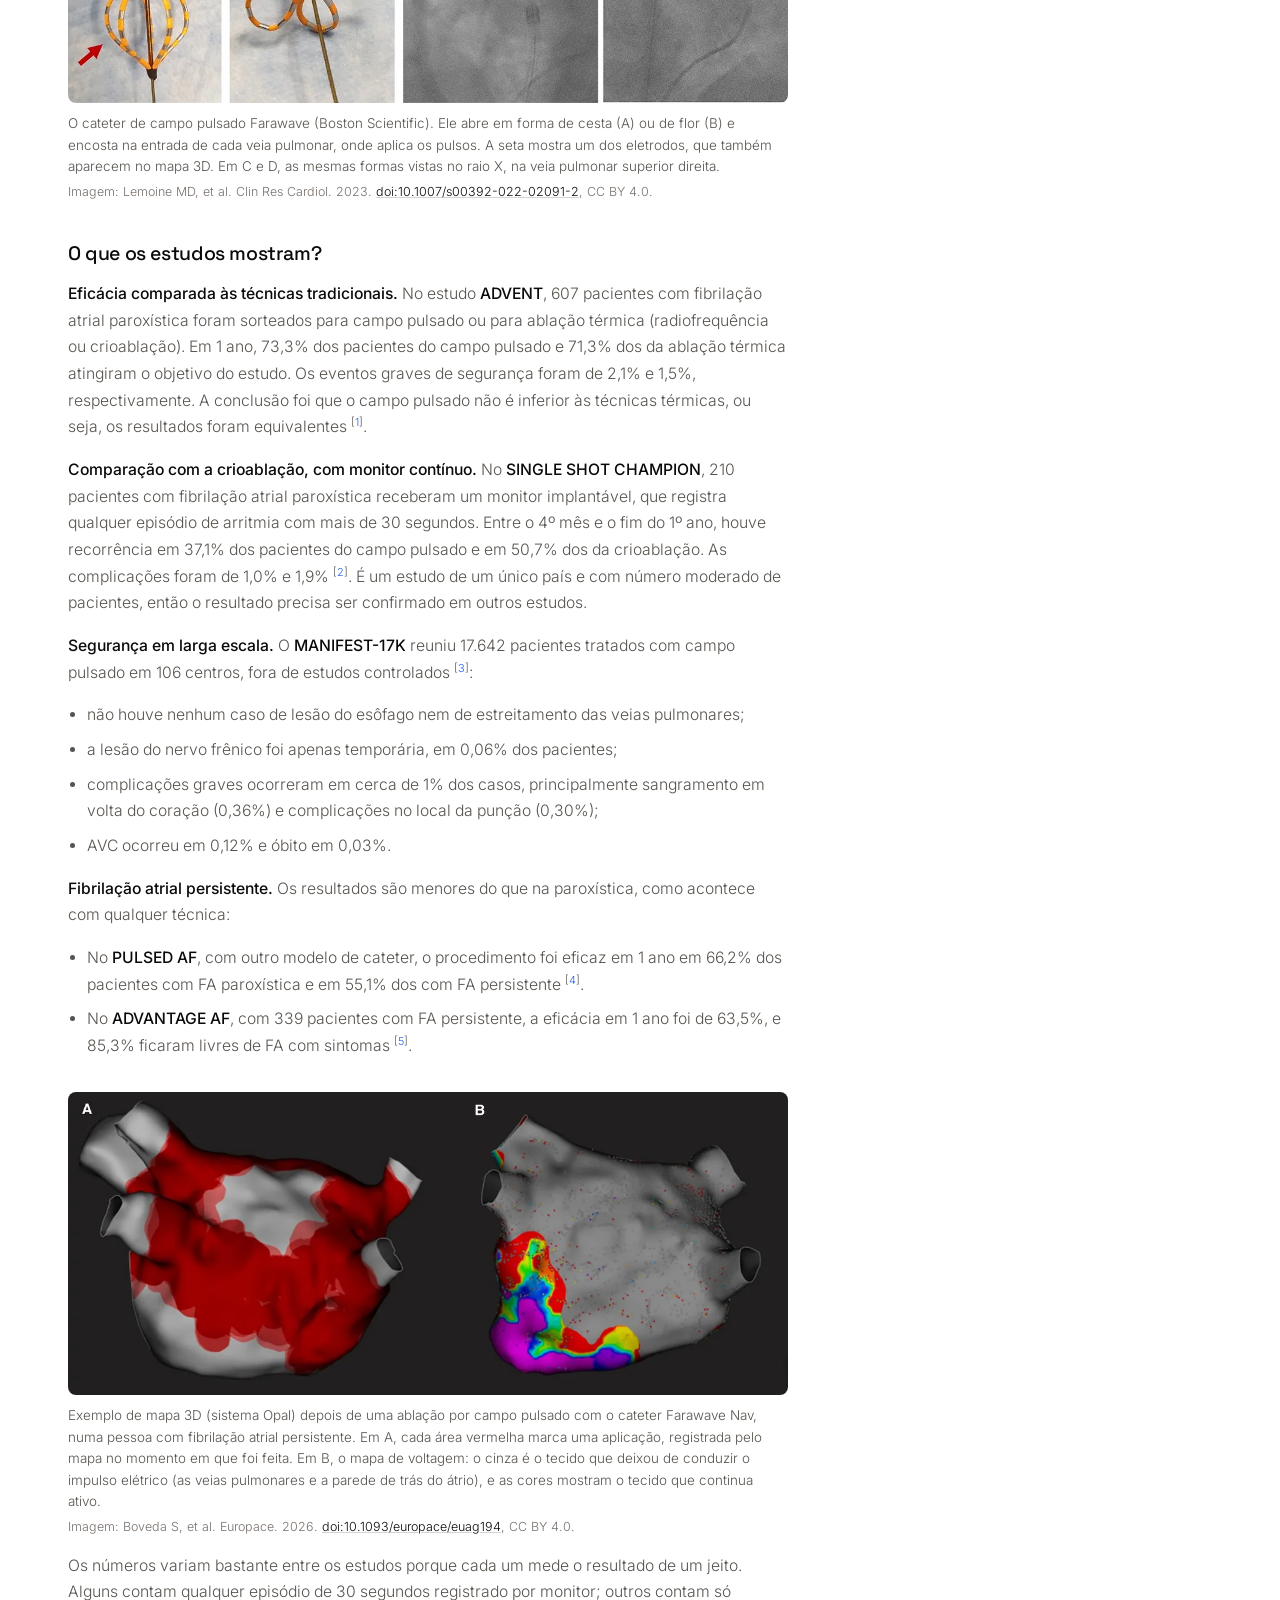
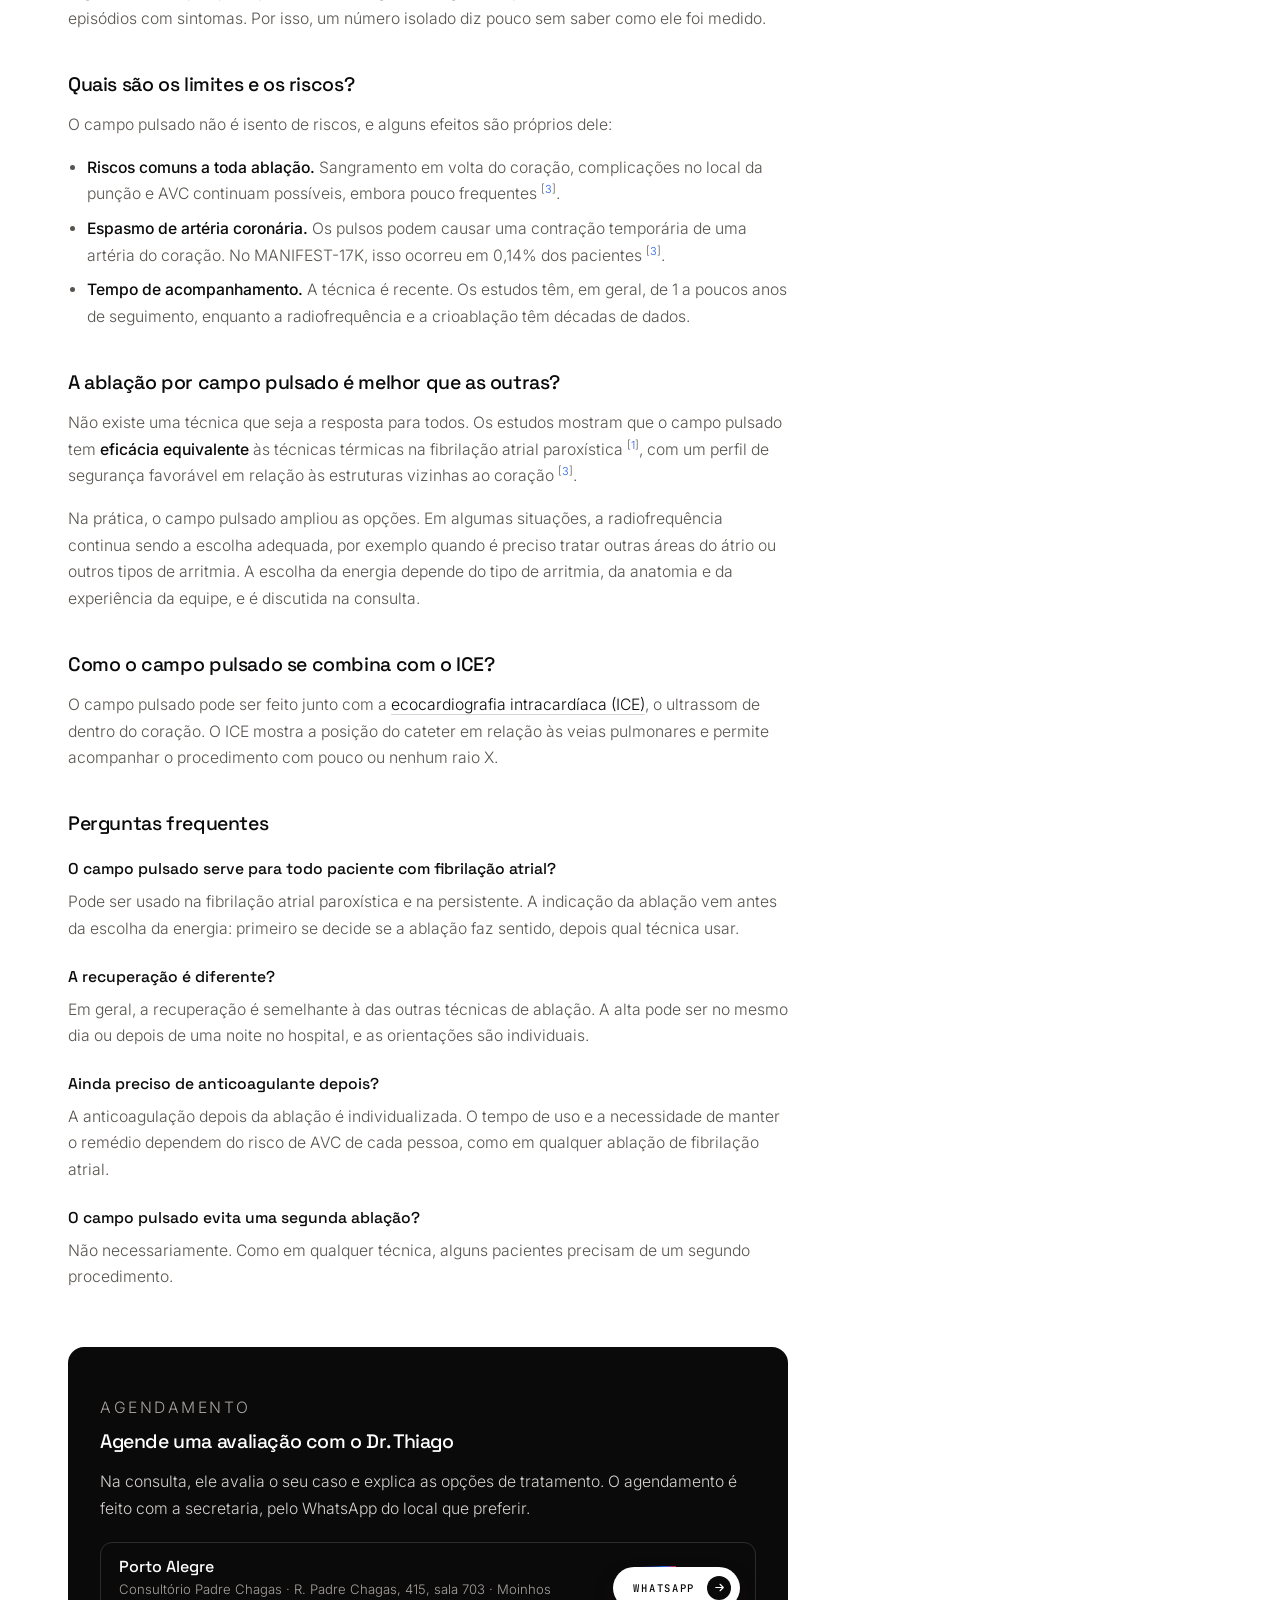
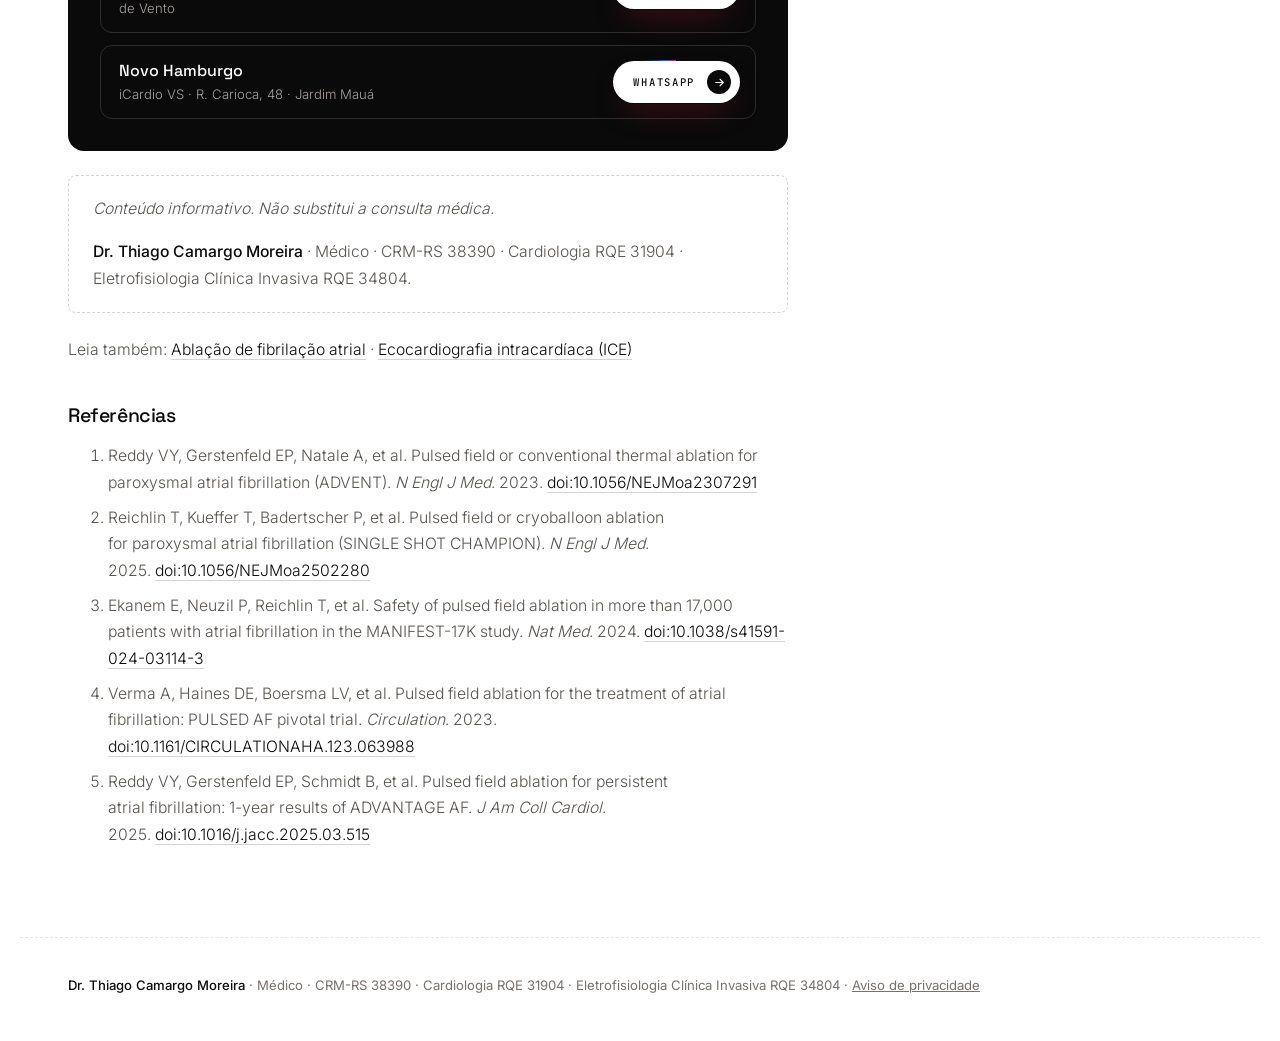
<file: site/ablacao-por-campo-pulsado.html>
<!DOCTYPE html>
<html lang="pt-BR">

<head>
    <meta charset="utf-8">
    <meta name="viewport" content="width=device-width, initial-scale=1">
    <title>Ablação por campo pulsado (PFA): o que é e o que os estudos mostram | Dr. Thiago Moreira</title>
    <meta name="description" content="Como funciona a ablação por campo pulsado, o que os estudos mostram em comparação com a radiofrequência e a crioablação, quais são os limites e para quem ela pode ser indicada.">
    <link rel="canonical" href="https://drthiagomoreira.com.br/ablacao-por-campo-pulsado.html">
    <meta property="og:type" content="article">
    <meta property="og:locale" content="pt_BR">
    <meta property="og:url" content="https://drthiagomoreira.com.br/ablacao-por-campo-pulsado.html">
    <meta property="og:title" content="Ablação por campo pulsado (PFA): o que é e o que os estudos mostram">
    <meta property="og:description" content="Como funciona a ablação por campo pulsado, o que os estudos mostram em comparação com a radiofrequência e a crioablação, quais são os limites e para quem ela pode ser indicada.">
    <meta property="og:image" content="https://drthiagomoreira.com.br/og.png">
    <link rel="icon" href="favicon.svg" type="image/svg+xml">
    <link rel="apple-touch-icon" href="apple-touch-icon.png">
    <meta name="theme-color" content="#FFFFFF">
    <link rel="stylesheet" href="assets/css/pagina.css">
    <script type="application/ld+json">
{
  "@context": "https://schema.org",
  "@graph": [
    {
      "@type": "MedicalWebPage",
      "@id": "https://drthiagomoreira.com.br/ablacao-por-campo-pulsado.html#pagina",
      "url": "https://drthiagomoreira.com.br/ablacao-por-campo-pulsado.html",
      "name": "Ablação por campo pulsado (PFA): o que é e o que os estudos mostram",
      "headline": "Ablação por campo pulsado (PFA): o que é e o que os estudos mostram",
      "description": "Como funciona a ablação por campo pulsado, o que os estudos mostram em comparação com a radiofrequência e a crioablação, quais são os limites e para quem ela pode ser indicada.",
      "inLanguage": "pt-BR",
      "datePublished": "2026-11-04",
      "dateModified": "2026-11-04",
      "isPartOf": {
        "@id": "https://drthiagomoreira.com.br/#site"
      },
      "author": {
        "@id": "https://drthiagomoreira.com.br/#medico"
      },
      "reviewedBy": {
        "@id": "https://drthiagomoreira.com.br/#medico"
      },
      "about": {
        "@type": "MedicalProcedure",
        "name": "Ablação por campo pulsado"
      },
      "image": [
        "https://drthiagomoreira.com.br/assets/img/ablacao-por-campo-pulsado/eletroporacao-esquema.webp",
        "https://drthiagomoreira.com.br/assets/img/ablacao-por-campo-pulsado/cateter-campo-pulsado-farawave.webp",
        "https://drthiagomoreira.com.br/assets/img/ablacao-por-campo-pulsado/mapa-opal-lesoes-farawave-nav.webp"
      ],
      "citation": [
        "Reddy VY, Gerstenfeld EP, Natale A, et al. Pulsed field or conventional thermal ablation for paroxysmal atrial fibrillation (ADVENT). N Engl J Med. 2023. doi:10.1056/NEJMoa2307291",
        "Reichlin T, Kueffer T, Badertscher P, et al. Pulsed field or cryoballoon ablation for paroxysmal atrial fibrillation (SINGLE SHOT CHAMPION). N Engl J Med. 2025. doi:10.1056/NEJMoa2502280",
        "Ekanem E, Neuzil P, Reichlin T, et al. Safety of pulsed field ablation in more than 17,000 patients with atrial fibrillation in the MANIFEST-17K study. Nat Med. 2024. doi:10.1038/s41591-024-03114-3",
        "Verma A, Haines DE, Boersma LV, et al. Pulsed field ablation for the treatment of atrial fibrillation: PULSED AF pivotal trial. Circulation. 2023. doi:10.1161/CIRCULATIONAHA.123.063988",
        "Reddy VY, Gerstenfeld EP, Schmidt B, et al. Pulsed field ablation for persistent atrial fibrillation: 1-year results of ADVANTAGE AF. J Am Coll Cardiol. 2025. doi:10.1016/j.jacc.2025.03.515"
      ]
    },
    {
      "@type": "BreadcrumbList",
      "itemListElement": [
        {
          "@type": "ListItem",
          "position": 1,
          "name": "Página inicial",
          "item": "https://drthiagomoreira.com.br/"
        },
        {
          "@type": "ListItem",
          "position": 2,
          "name": "Ablação por campo pulsado (PFA)",
          "item": "https://drthiagomoreira.com.br/ablacao-por-campo-pulsado.html"
        }
      ]
    },
    {
      "@type": "FAQPage",
      "mainEntity": [
        {
          "@type": "Question",
          "name": "O campo pulsado serve para todo paciente com fibrilação atrial?",
          "acceptedAnswer": {
            "@type": "Answer",
            "text": "Pode ser usado na fibrilação atrial paroxística e na persistente. A indicação da ablação vem antes da escolha da energia: primeiro se decide se a ablação faz sentido, depois qual técnica usar."
          }
        },
        {
          "@type": "Question",
          "name": "A recuperação é diferente?",
          "acceptedAnswer": {
            "@type": "Answer",
            "text": "Em geral, a recuperação é semelhante à das outras técnicas de ablação. A alta pode ser no mesmo dia ou depois de uma noite no hospital, e as orientações são individuais."
          }
        },
        {
          "@type": "Question",
          "name": "Ainda preciso de anticoagulante depois?",
          "acceptedAnswer": {
            "@type": "Answer",
            "text": "A anticoagulação depois da ablação é individualizada. O tempo de uso e a necessidade de manter o remédio dependem do risco de AVC de cada pessoa, como em qualquer ablação de fibrilação atrial."
          }
        },
        {
          "@type": "Question",
          "name": "O campo pulsado evita uma segunda ablação?",
          "acceptedAnswer": {
            "@type": "Answer",
            "text": "Não necessariamente. Como em qualquer técnica, alguns pacientes precisam de um segundo procedimento."
          }
        }
      ]
    }
  ]
}
    </script>
</head>

<body>
    <header class="page-nav">
        <a class="brand" href="index.html">
            <span class="brand-mark" aria-hidden="true"><svg viewBox="0 0 24 24" fill="none" stroke="currentColor" stroke-width="1.8" stroke-linecap="round" stroke-linejoin="round"><path d="M2 12h4l2-5 4 10 2.5-7 1.5 2h6" /></svg></span>
            <span class="brand-text">Thiago Moreira</span>
        </a>
        <nav class="nav-links"><a class="t-label nav-home" href="index.html">Página inicial</a><a class="t-label" href="conteudos.html">Conteúdos</a><a class="cta-btn" href="#agendar"><span class="cta-spin" aria-hidden="true"></span><span class="cta-body">Agendar<span class="cta-ico"><svg viewBox="0 0 24 24" fill="none" stroke="currentColor" stroke-width="2" stroke-linecap="round" stroke-linejoin="round" aria-hidden="true"><path d="M5 12h14M13 6l6 6-6 6"/></svg></span></span></a></nav>
    </header>

    <div class="article-layout">
    <main class="page article">
        <article>
        <p class="t-label">Atualizado em 4 de novembro de 2026</p>
        <h1>Ablação por campo pulsado (PFA): o que é e o que os estudos mostram</h1>
        <p class="byline">Por <a href="index.html#sobre">Dr. Thiago Camargo Moreira</a>, cardiologista e eletrofisiologista</p>

<p>A <strong>ablação por campo pulsado</strong>, conhecida pela sigla em inglês <strong>PFA</strong> (<em>pulsed field ablation</em>), é uma forma mais recente de fazer a ablação por cateter. Ela é usada principalmente no tratamento da <a href="ablacao-fibrilacao-atrial.html">fibrilação atrial</a>.</p>
<p>O objetivo é o mesmo das técnicas anteriores: isolar eletricamente as veias pulmonares, que são a origem mais frequente dos impulsos que disparam a fibrilação atrial. O que muda é a energia usada para isso.</p>
<aside class="cta-inline"><p>Quer saber qual técnica de ablação faz sentido no seu caso?</p><a class="cta-btn" href="#agendar"><span class="cta-spin" aria-hidden="true"></span><span class="cta-body">Agendar avaliação<span class="cta-ico"><svg viewBox="0 0 24 24" fill="none" stroke="currentColor" stroke-width="2" stroke-linecap="round" stroke-linejoin="round" aria-hidden="true"><path d="M5 12h14M13 6l6 6-6 6"/></svg></span></span></a></aside>
<h2 id="como-funciona">Como funciona?</h2>
<p>Nas técnicas tradicionais, a lesão no tecido do coração é feita com <strong>calor</strong> (radiofrequência) ou com <strong>frio</strong> (crioablação). Essas energias funcionam bem, mas o calor e o frio não escolhem o tecido. Eles podem atingir estruturas que ficam muito perto do átrio, como o esôfago, o nervo que controla o diafragma (nervo frênico) e as próprias veias pulmonares.</p>
<p>O campo pulsado usa <strong>pulsos elétricos de altíssima voltagem e duração de microssegundos</strong>. Esses pulsos abrem poros na membrana das células (um processo chamado eletroporação), e as células do músculo do coração são mais sensíveis a esse efeito do que as de outros tecidos. Na prática, isso permite lesar o tecido do átrio poupando, em grande parte, as estruturas vizinhas.</p>
<figure>
<img src="assets/img/ablacao-por-campo-pulsado/eletroporacao-esquema.webp" width="1200" height="503" alt="Esquema mostrando como a intensidade do campo elétrico e a duração do pulso definem se a célula é preservada, sofre eletroporação irreversível ou lesão térmica" decoding="async">
<figcaption>Como a energia age na célula. Com campo elétrico fraco, os poros abertos na membrana se fecham e a célula se recupera (eletroporação reversível). Acima de um limite, os poros não se fecham e a célula morre (eletroporação irreversível), que é o efeito usado no campo pulsado. Pulsos longos aquecem o tecido, como nas energias térmicas. <span class="credit">Imagem: Apollonio F, et al. Europace. 2026. <a href="https://doi.org/10.1093/europace/euag229">doi:10.1093/europace/euag229</a>, CC BY 4.0 (rótulos traduzidos).</span></figcaption>
</figure>
<figure>
<img src="assets/img/ablacao-por-campo-pulsado/cateter-campo-pulsado-farawave.webp" width="1200" height="457" alt="Cateter de campo pulsado Farawave aberto em forma de cesta e de flor, e as mesmas formas vistas no raio X dentro do coração" decoding="async" loading="lazy">
<figcaption>O cateter de campo pulsado Farawave (Boston Scientific). Ele abre em forma de cesta (A) ou de flor (B) e encosta na entrada de cada veia pulmonar, onde aplica os pulsos. A seta mostra um dos eletrodos, que também aparecem no mapa 3D. Em C e D, as mesmas formas vistas no raio X, na veia pulmonar superior direita. <span class="credit">Imagem: Lemoine MD, et al. Clin Res Cardiol. 2023. <a href="https://doi.org/10.1007/s00392-022-02091-2">doi:10.1007/s00392-022-02091-2</a>, CC BY 4.0.</span></figcaption>
</figure>
<h2 id="o-que-os-estudos-mostram">O que os estudos mostram?</h2>
<p><strong>Eficácia comparada às técnicas tradicionais.</strong> No estudo <strong>ADVENT</strong>, 607 pacientes com fibrilação atrial paroxística foram sorteados para campo pulsado ou para ablação térmica (radiofrequência ou crioablação). Em 1 ano, 73,3% dos pacientes do campo pulsado e 71,3% dos da ablação térmica atingiram o objetivo do estudo. Os eventos graves de segurança foram de 2,1% e 1,5%, respectivamente. A conclusão foi que o campo pulsado não é inferior às técnicas térmicas, ou seja, os resultados foram equivalentes <sup class="ref">[<a href="#ref-1">1</a>]</sup>.</p>
<p><strong>Comparação com a crioablação, com monitor contínuo.</strong> No <strong>SINGLE SHOT CHAMPION</strong>, 210 pacientes com fibrilação atrial paroxística receberam um monitor implantável, que registra qualquer episódio de arritmia com mais de 30 segundos. Entre o 4º mês e o fim do 1º ano, houve recorrência em 37,1% dos pacientes do campo pulsado e em 50,7% dos da crioablação. As complicações foram de 1,0% e 1,9% <sup class="ref">[<a href="#ref-2">2</a>]</sup>. É um estudo de um único país e com número moderado de pacientes, então o resultado precisa ser confirmado em outros estudos.</p>
<p><strong>Segurança em larga escala.</strong> O <strong>MANIFEST-17K</strong> reuniu 17.642 pacientes tratados com campo pulsado em 106 centros, fora de estudos controlados <sup class="ref">[<a href="#ref-3">3</a>]</sup>:</p>
<ul>
<li>não houve nenhum caso de lesão do esôfago nem de estreitamento das veias pulmonares;</li>
<li>a lesão do nervo frênico foi apenas temporária, em 0,06% dos pacientes;</li>
<li>complicações graves ocorreram em cerca de 1% dos casos, principalmente sangramento em volta do coração (0,36%) e complicações no local da punção (0,30%);</li>
<li>AVC ocorreu em 0,12% e óbito em 0,03%.</li>
</ul>
<p><strong>Fibrilação atrial persistente.</strong> Os resultados são menores do que na paroxística, como acontece com qualquer técnica:</p>
<ul>
<li>No <strong>PULSED AF</strong>, com outro modelo de cateter, o procedimento foi eficaz em 1 ano em 66,2% dos pacientes com FA paroxística e em 55,1% dos com FA persistente <sup class="ref">[<a href="#ref-4">4</a>]</sup>.</li>
<li>No <strong>ADVANTAGE AF</strong>, com 339 pacientes com FA persistente, a eficácia em 1 ano foi de 63,5%, e 85,3% ficaram livres de FA com sintomas <sup class="ref">[<a href="#ref-5">5</a>]</sup>.</li>
</ul>
<figure>
<img src="assets/img/ablacao-por-campo-pulsado/mapa-opal-lesoes-farawave-nav.webp" width="1200" height="506" alt="Mapa 3D do átrio esquerdo visto por trás: à esquerda, as marcas das aplicações de campo pulsado; à direita, o mapa de voltagem mostrando a parede posterior e as veias isoladas" decoding="async" loading="lazy">
<figcaption>Exemplo de mapa 3D (sistema Opal) depois de uma ablação por campo pulsado com o cateter Farawave Nav, numa pessoa com fibrilação atrial persistente. Em A, cada área vermelha marca uma aplicação, registrada pelo mapa no momento em que foi feita. Em B, o mapa de voltagem: o cinza é o tecido que deixou de conduzir o impulso elétrico (as veias pulmonares e a parede de trás do átrio), e as cores mostram o tecido que continua ativo. <span class="credit">Imagem: Boveda S, et al. Europace. 2026. <a href="https://doi.org/10.1093/europace/euag194">doi:10.1093/europace/euag194</a>, CC BY 4.0.</span></figcaption>
</figure>
<p>Os números variam bastante entre os estudos porque cada um mede o resultado de um jeito. Alguns contam qualquer episódio de 30 segundos registrado por monitor; outros contam só episódios com sintomas. Por isso, um número isolado diz pouco sem saber como ele foi medido.</p>
<h2 id="quais-sao-os-limites-e-os-riscos">Quais são os limites e os riscos?</h2>
<p>O campo pulsado não é isento de riscos, e alguns efeitos são próprios dele:</p>
<ul>
<li><strong>Riscos comuns a toda ablação.</strong> Sangramento em volta do coração, complicações no local da punção e AVC continuam possíveis, embora pouco frequentes <sup class="ref">[<a href="#ref-3">3</a>]</sup>.</li>
<li><strong>Espasmo de artéria coronária.</strong> Os pulsos podem causar uma contração temporária de uma artéria do coração. No MANIFEST-17K, isso ocorreu em 0,14% dos pacientes <sup class="ref">[<a href="#ref-3">3</a>]</sup>.</li>
<li><strong>Tempo de acompanhamento.</strong> A técnica é recente. Os estudos têm, em geral, de 1 a poucos anos de seguimento, enquanto a radiofrequência e a crioablação têm décadas de dados.</li>
</ul>
<h2 id="a-ablacao-por-campo-pulsado-e-melhor-que-as-outras">A ablação por campo pulsado é melhor que as outras?</h2>
<p>Não existe uma técnica que seja a resposta para todos. Os estudos mostram que o campo pulsado tem <strong>eficácia equivalente</strong> às técnicas térmicas na fibrilação atrial paroxística <sup class="ref">[<a href="#ref-1">1</a>]</sup>, com um perfil de segurança favorável em relação às estruturas vizinhas ao coração <sup class="ref">[<a href="#ref-3">3</a>]</sup>.</p>
<p>Na prática, o campo pulsado ampliou as opções. Em algumas situações, a radiofrequência continua sendo a escolha adequada, por exemplo quando é preciso tratar outras áreas do átrio ou outros tipos de arritmia. A escolha da energia depende do tipo de arritmia, da anatomia e da experiência da equipe, e é discutida na consulta.</p>
<h2 id="como-o-campo-pulsado-se-combina-com-o-ice">Como o campo pulsado se combina com o ICE?</h2>
<p>O campo pulsado pode ser feito junto com a <a href="ecocardiografia-intracardiaca-ice.html">ecocardiografia intracardíaca (ICE)</a>, o ultrassom de dentro do coração. O ICE mostra a posição do cateter em relação às veias pulmonares e permite acompanhar o procedimento com pouco ou nenhum raio X.</p>
<h2 id="perguntas-frequentes">Perguntas frequentes</h2>
<dl class="faq">
<dt>O campo pulsado serve para todo paciente com fibrilação atrial?</dt>
<dd>Pode ser usado na fibrilação atrial paroxística e na persistente. A indicação da ablação vem antes da escolha da energia: primeiro se decide se a ablação faz sentido, depois qual técnica usar.</dd>
<dt>A recuperação é diferente?</dt>
<dd>Em geral, a recuperação é semelhante à das outras técnicas de ablação. A alta pode ser no mesmo dia ou depois de uma noite no hospital, e as orientações são individuais.</dd>
<dt>Ainda preciso de anticoagulante depois?</dt>
<dd>A anticoagulação depois da ablação é individualizada. O tempo de uso e a necessidade de manter o remédio dependem do risco de AVC de cada pessoa, como em qualquer ablação de fibrilação atrial.</dd>
<dt>O campo pulsado evita uma segunda ablação?</dt>
<dd>Não necessariamente. Como em qualquer técnica, alguns pacientes precisam de um segundo procedimento.</dd>
</dl>

        <section class="cta-box" id="agendar" aria-labelledby="agendar-t">
            <p class="t-label">Agendamento</p>
            <h2 id="agendar-t">Agende uma avaliação com o Dr. Thiago</h2>
            <p>Na consulta, ele avalia o seu caso e explica as opções de tratamento. O agendamento é feito com a secretaria, pelo WhatsApp do local que preferir.</p>
            <ul class="locs">
<li><span class="loc-city">Porto Alegre</span><span class="loc-addr">Consultório Padre Chagas · R. Padre Chagas, 415, sala 703 · Moinhos de Vento</span><a class="cta-btn" href="https://wa.me/5551999931705?text=Ol%C3%A1%2C%20gostaria%20de%20agendar%20uma%20consulta%20com%20o%20Dr.%20Thiago%20Moreira." rel="noopener"><span class="cta-spin" aria-hidden="true"></span><span class="cta-body">WhatsApp<span class="cta-ico"><svg viewBox="0 0 24 24" fill="none" stroke="currentColor" stroke-width="2" stroke-linecap="round" stroke-linejoin="round" aria-hidden="true"><path d="M5 12h14M13 6l6 6-6 6"/></svg></span></span></a></li>
<li><span class="loc-city">Novo Hamburgo</span><span class="loc-addr">iCardio VS · R. Carioca, 48 · Jardim Mauá</span><a class="cta-btn" href="https://wa.me/5551996237008?text=Ol%C3%A1%2C%20gostaria%20de%20agendar%20uma%20consulta%20com%20o%20Dr.%20Thiago%20Moreira." rel="noopener"><span class="cta-spin" aria-hidden="true"></span><span class="cta-body">WhatsApp<span class="cta-ico"><svg viewBox="0 0 24 24" fill="none" stroke="currentColor" stroke-width="2" stroke-linecap="round" stroke-linejoin="round" aria-hidden="true"><path d="M5 12h14M13 6l6 6-6 6"/></svg></span></span></a></li>
            </ul>
        </section>

        <aside class="author">
            <p><em>Conteúdo informativo. Não substitui a consulta médica.</em></p>
            <p><strong>Dr. Thiago Camargo Moreira</strong> · Médico · CRM-RS 38390 · Cardiologia RQE 31904 · Eletrofisiologia Clínica Invasiva RQE 34804.</p>
        </aside>

        <p class="also">Leia também: <a href="ablacao-fibrilacao-atrial.html">Ablação de fibrilação atrial</a> · <a href="ecocardiografia-intracardiaca-ice.html">Ecocardiografia intracardíaca (ICE)</a></p>

        <h2>Referências</h2>
        <ol class="refs">
<li id="ref-1">Reddy VY, Gerstenfeld EP, Natale A, et al. Pulsed field or conventional thermal ablation for paroxysmal atrial fibrillation (ADVENT). <em>N Engl J Med</em>. 2023. <a href="https://doi.org/10.1056/NEJMoa2307291">doi:10.1056/NEJMoa2307291</a></li>
<li id="ref-2">Reichlin T, Kueffer T, Badertscher P, et al. Pulsed field or cryoballoon ablation for paroxysmal atrial fibrillation (SINGLE SHOT CHAMPION). <em>N Engl J Med</em>. 2025. <a href="https://doi.org/10.1056/NEJMoa2502280">doi:10.1056/NEJMoa2502280</a></li>
<li id="ref-3">Ekanem E, Neuzil P, Reichlin T, et al. Safety of pulsed field ablation in more than 17,000 patients with atrial fibrillation in the MANIFEST-17K study. <em>Nat Med</em>. 2024. <a href="https://doi.org/10.1038/s41591-024-03114-3">doi:10.1038/s41591-024-03114-3</a></li>
<li id="ref-4">Verma A, Haines DE, Boersma LV, et al. Pulsed field ablation for the treatment of atrial fibrillation: PULSED AF pivotal trial. <em>Circulation</em>. 2023. <a href="https://doi.org/10.1161/CIRCULATIONAHA.123.063988">doi:10.1161/CIRCULATIONAHA.123.063988</a></li>
<li id="ref-5">Reddy VY, Gerstenfeld EP, Schmidt B, et al. Pulsed field ablation for persistent atrial fibrillation: 1-year results of ADVANTAGE AF. <em>J Am Coll Cardiol</em>. 2025. <a href="https://doi.org/10.1016/j.jacc.2025.03.515">doi:10.1016/j.jacc.2025.03.515</a></li>
        </ol>
        </article>
    </main>

    <aside class="article-side" aria-label="Agendamento e índice">
        <div class="side-cta">
            <p class="t-label">Agendamento</p>
            <p class="side-title">Agende uma avaliação com o Dr. Thiago</p>
            <ul class="side-locs">
<li><span class="loc-city">Porto Alegre</span><a class="cta-btn" href="https://wa.me/5551999931705?text=Ol%C3%A1%2C%20gostaria%20de%20agendar%20uma%20consulta%20com%20o%20Dr.%20Thiago%20Moreira." rel="noopener"><span class="cta-spin" aria-hidden="true"></span><span class="cta-body">WhatsApp<span class="cta-ico"><svg viewBox="0 0 24 24" fill="none" stroke="currentColor" stroke-width="2" stroke-linecap="round" stroke-linejoin="round" aria-hidden="true"><path d="M5 12h14M13 6l6 6-6 6"/></svg></span></span></a></li>
<li><span class="loc-city">Novo Hamburgo</span><a class="cta-btn" href="https://wa.me/5551996237008?text=Ol%C3%A1%2C%20gostaria%20de%20agendar%20uma%20consulta%20com%20o%20Dr.%20Thiago%20Moreira." rel="noopener"><span class="cta-spin" aria-hidden="true"></span><span class="cta-body">WhatsApp<span class="cta-ico"><svg viewBox="0 0 24 24" fill="none" stroke="currentColor" stroke-width="2" stroke-linecap="round" stroke-linejoin="round" aria-hidden="true"><path d="M5 12h14M13 6l6 6-6 6"/></svg></span></span></a></li>
            </ul>
        </div>
        <nav class="side-toc" aria-label="Neste artigo">
            <p class="t-label">Neste artigo</p>
            <ol>
<li><a href="#como-funciona">Como funciona?</a></li>
<li><a href="#o-que-os-estudos-mostram">O que os estudos mostram?</a></li>
<li><a href="#quais-sao-os-limites-e-os-riscos">Quais são os limites e os riscos?</a></li>
<li><a href="#a-ablacao-por-campo-pulsado-e-melhor-que-as-outras">A ablação por campo pulsado é melhor que as outras?</a></li>
<li><a href="#como-o-campo-pulsado-se-combina-com-o-ice">Como o campo pulsado se combina com o ICE?</a></li>
<li><a href="#perguntas-frequentes">Perguntas frequentes</a></li>
            </ol>
        </nav>
    </aside>
    </div>

    <a class="cta-sticky" href="#agendar">Agendar avaliação pelo WhatsApp</a>

    <footer class="page-foot">
        <p><strong>Dr. Thiago Camargo Moreira</strong> · Médico · CRM-RS 38390 · Cardiologia RQE 31904 · Eletrofisiologia Clínica Invasiva RQE 34804 · <a href="privacidade.html">Aviso de privacidade</a></p>
    </footer>
</body>

</html>
</file>
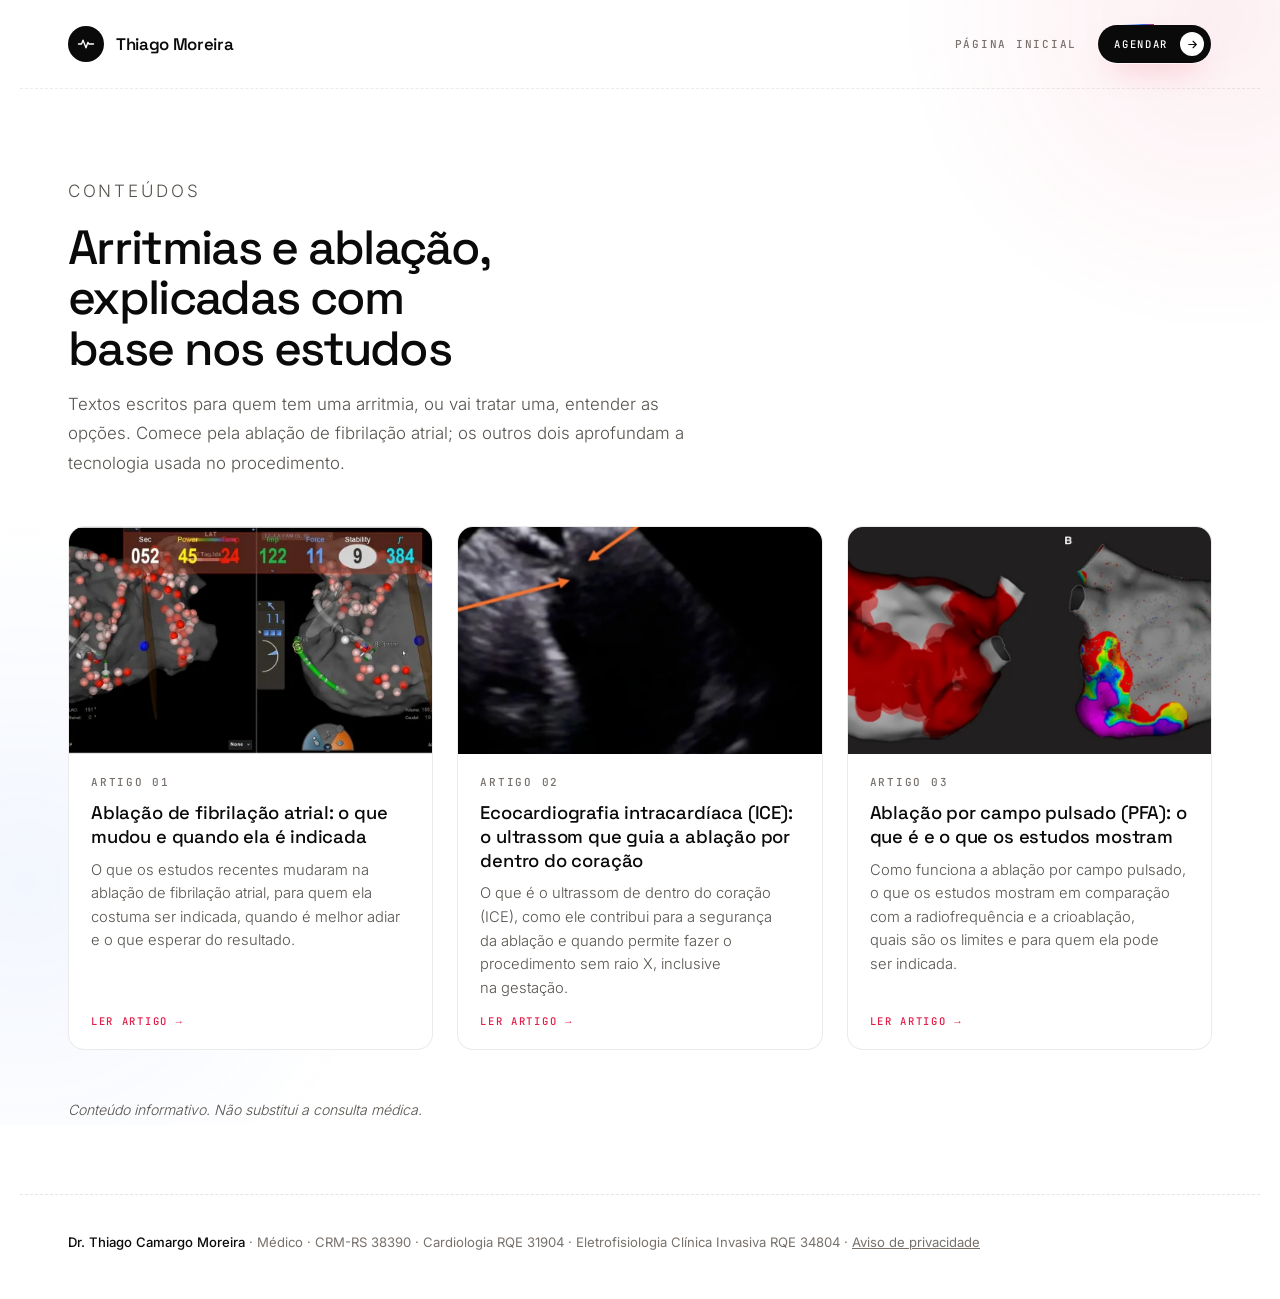
<file: site/conteudos.html>
<!DOCTYPE html>
<html lang="pt-BR">

<head>
    <meta charset="utf-8">
    <meta name="viewport" content="width=device-width, initial-scale=1">
    <title>Conteúdos sobre arritmias e ablação | Dr. Thiago Moreira</title>
    <meta name="description" content="Textos do Dr. Thiago Camargo Moreira, eletrofisiologista, sobre ablação de fibrilação atrial, ecocardiografia intracardíaca (ICE) e ablação por campo pulsado, com base nos estudos.">
    <link rel="canonical" href="https://drthiagomoreira.com.br/conteudos.html">
    <meta property="og:type" content="website">
    <meta property="og:url" content="https://drthiagomoreira.com.br/conteudos.html">
    <meta property="og:title" content="Conteúdos sobre arritmias e ablação">
    <meta property="og:description" content="Textos do Dr. Thiago Camargo Moreira, eletrofisiologista, sobre ablação de fibrilação atrial, ecocardiografia intracardíaca (ICE) e ablação por campo pulsado, com base nos estudos.">
    <meta property="og:image" content="https://drthiagomoreira.com.br/og.png">
    <link rel="icon" href="favicon.svg" type="image/svg+xml">
    <link rel="apple-touch-icon" href="apple-touch-icon.png">
    <meta name="theme-color" content="#FFFFFF">
    <link rel="stylesheet" href="assets/css/pagina.css">
    <script type="application/ld+json">
{
  "@context": "https://schema.org",
  "@type": "CollectionPage",
  "@id": "https://drthiagomoreira.com.br/conteudos.html#pagina",
  "url": "https://drthiagomoreira.com.br/conteudos.html",
  "name": "Conteúdos sobre arritmias e ablação",
  "inLanguage": "pt-BR",
  "isPartOf": {
    "@id": "https://drthiagomoreira.com.br/#site"
  },
  "author": {
    "@id": "https://drthiagomoreira.com.br/#medico"
  },
  "mainEntity": {
    "@type": "ItemList",
    "itemListElement": [
      {
        "@type": "ListItem",
        "position": 1,
        "url": "https://drthiagomoreira.com.br/ablacao-fibrilacao-atrial.html",
        "name": "Ablação de fibrilação atrial: o que mudou e quando ela é indicada"
      },
      {
        "@type": "ListItem",
        "position": 2,
        "url": "https://drthiagomoreira.com.br/ecocardiografia-intracardiaca-ice.html",
        "name": "Ecocardiografia intracardíaca (ICE): o ultrassom que guia a ablação por dentro do coração"
      },
      {
        "@type": "ListItem",
        "position": 3,
        "url": "https://drthiagomoreira.com.br/ablacao-por-campo-pulsado.html",
        "name": "Ablação por campo pulsado (PFA): o que é e o que os estudos mostram"
      }
    ]
  }
}
    </script>
</head>

<body class="hub">
    <header class="page-nav">
        <a class="brand" href="index.html">
            <span class="brand-mark" aria-hidden="true"><svg viewBox="0 0 24 24" fill="none" stroke="currentColor" stroke-width="1.8" stroke-linecap="round" stroke-linejoin="round"><path d="M2 12h4l2-5 4 10 2.5-7 1.5 2h6" /></svg></span>
            <span class="brand-text">Thiago Moreira</span>
        </a>
        <nav class="nav-links"><a class="t-label nav-home" href="index.html">Página inicial</a><a class="cta-btn" href="index.html#site-foot"><span class="cta-spin" aria-hidden="true"></span><span class="cta-body">Agendar<span class="cta-ico"><svg viewBox="0 0 24 24" fill="none" stroke="currentColor" stroke-width="2" stroke-linecap="round" stroke-linejoin="round" aria-hidden="true"><path d="M5 12h14M13 6l6 6-6 6"/></svg></span></span></a></nav>
    </header>

    <main class="page hub-page">
        <p class="t-label">Conteúdos</p>
        <h1>Arritmias e ablação, explicadas com base nos estudos</h1>
        <p class="hub-lead">Textos escritos para quem tem uma arritmia, ou vai tratar uma, entender as opções. Comece pela ablação de fibrilação atrial; os outros dois aprofundam a tecnologia usada no procedimento.</p>
        <ol class="hub-list">
<li class="hub-card"><a href="ablacao-fibrilacao-atrial.html"><img src="assets/img/ablacao-fibrilacao-atrial/mapa-3d-isolamento-veias-pulmonares.webp" width="721" height="300" alt="" loading="lazy" decoding="async"><span class="hub-body"><span class="t-label">Artigo 01</span><span class="hub-title">Ablação de fibrilação atrial: o que mudou e quando ela é indicada</span><span class="hub-desc">O que os estudos recentes mudaram na ablação de fibrilação atrial, para quem ela costuma ser indicada, quando é melhor adiar e o que esperar do resultado.</span><span class="hub-more">Ler artigo →</span></span></a></li>
<li class="hub-card"><a href="ecocardiografia-intracardiaca-ice.html"><img src="assets/img/ecocardiografia-intracardiaca-ice/ice-puncao-transeptal.webp" width="830" height="920" alt="" loading="lazy" decoding="async"><span class="hub-body"><span class="t-label">Artigo 02</span><span class="hub-title">Ecocardiografia intracardíaca (ICE): o ultrassom que guia a ablação por dentro do coração</span><span class="hub-desc">O que é o ultrassom de dentro do coração (ICE), como ele contribui para a segurança da ablação e quando permite fazer o procedimento sem raio X, inclusive na gestação.</span><span class="hub-more">Ler artigo →</span></span></a></li>
<li class="hub-card"><a href="ablacao-por-campo-pulsado.html"><img src="assets/img/ablacao-por-campo-pulsado/mapa-opal-lesoes-farawave-nav.webp" width="1200" height="506" alt="" loading="lazy" decoding="async"><span class="hub-body"><span class="t-label">Artigo 03</span><span class="hub-title">Ablação por campo pulsado (PFA): o que é e o que os estudos mostram</span><span class="hub-desc">Como funciona a ablação por campo pulsado, o que os estudos mostram em comparação com a radiofrequência e a crioablação, quais são os limites e para quem ela pode ser indicada.</span><span class="hub-more">Ler artigo →</span></span></a></li>
        </ol>
        <p class="hub-note"><em>Conteúdo informativo. Não substitui a consulta médica.</em></p>
    </main>

    <footer class="page-foot">
        <p><strong>Dr. Thiago Camargo Moreira</strong> · Médico · CRM-RS 38390 · Cardiologia RQE 31904 · Eletrofisiologia Clínica Invasiva RQE 34804 · <a href="privacidade.html">Aviso de privacidade</a></p>
    </footer>
</body>

</html>
</file>
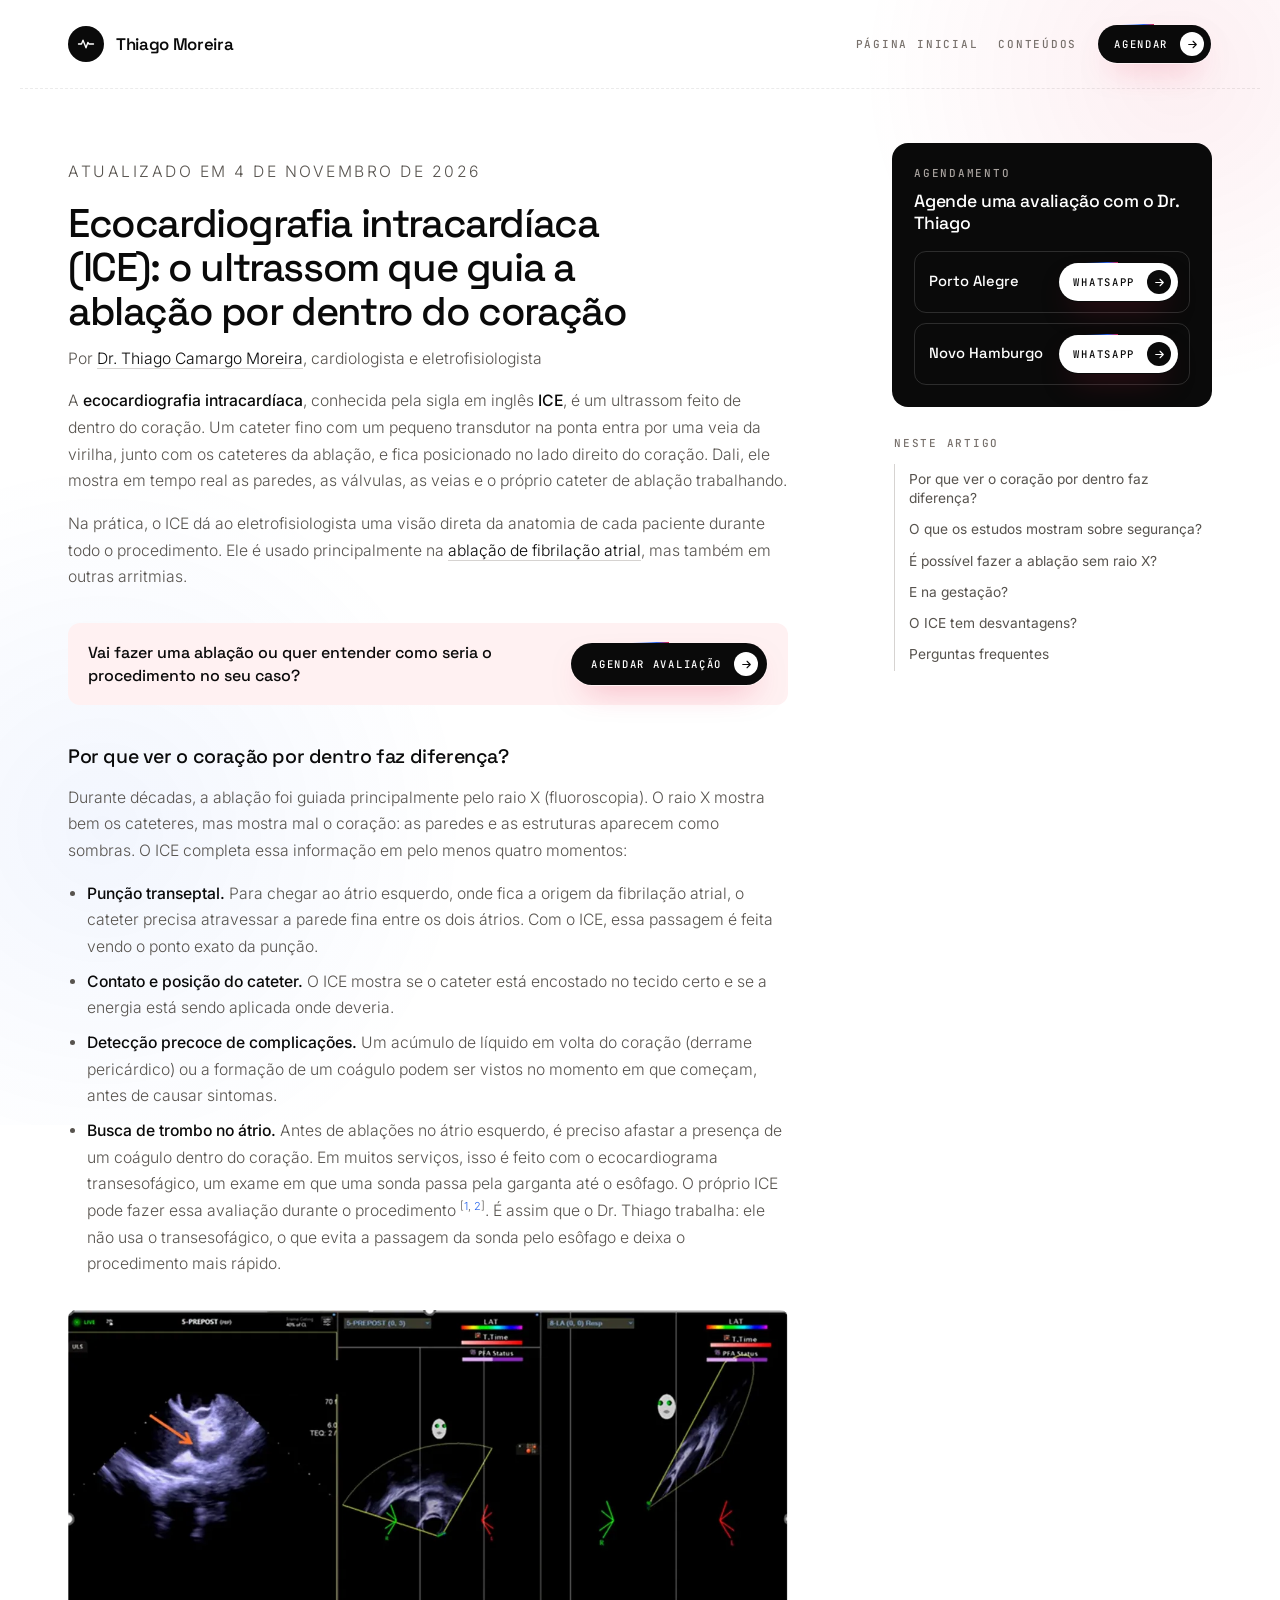
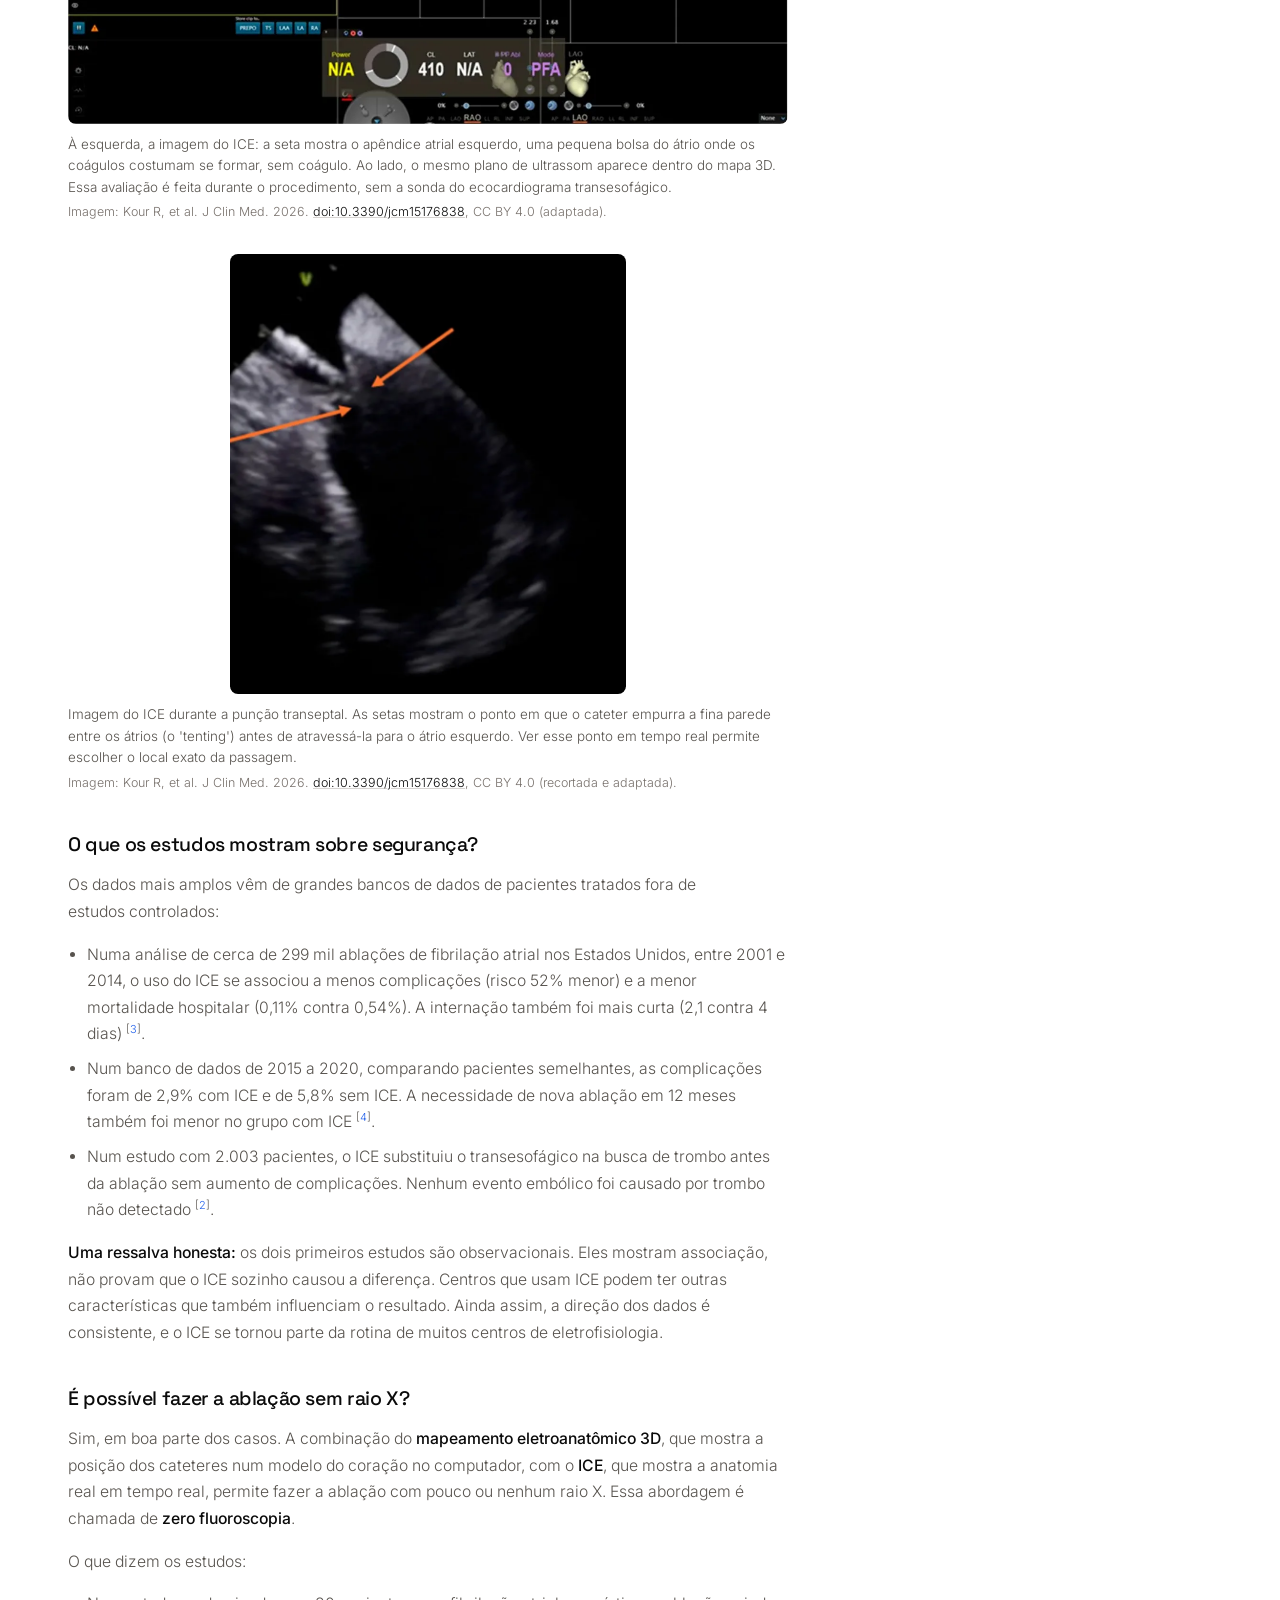
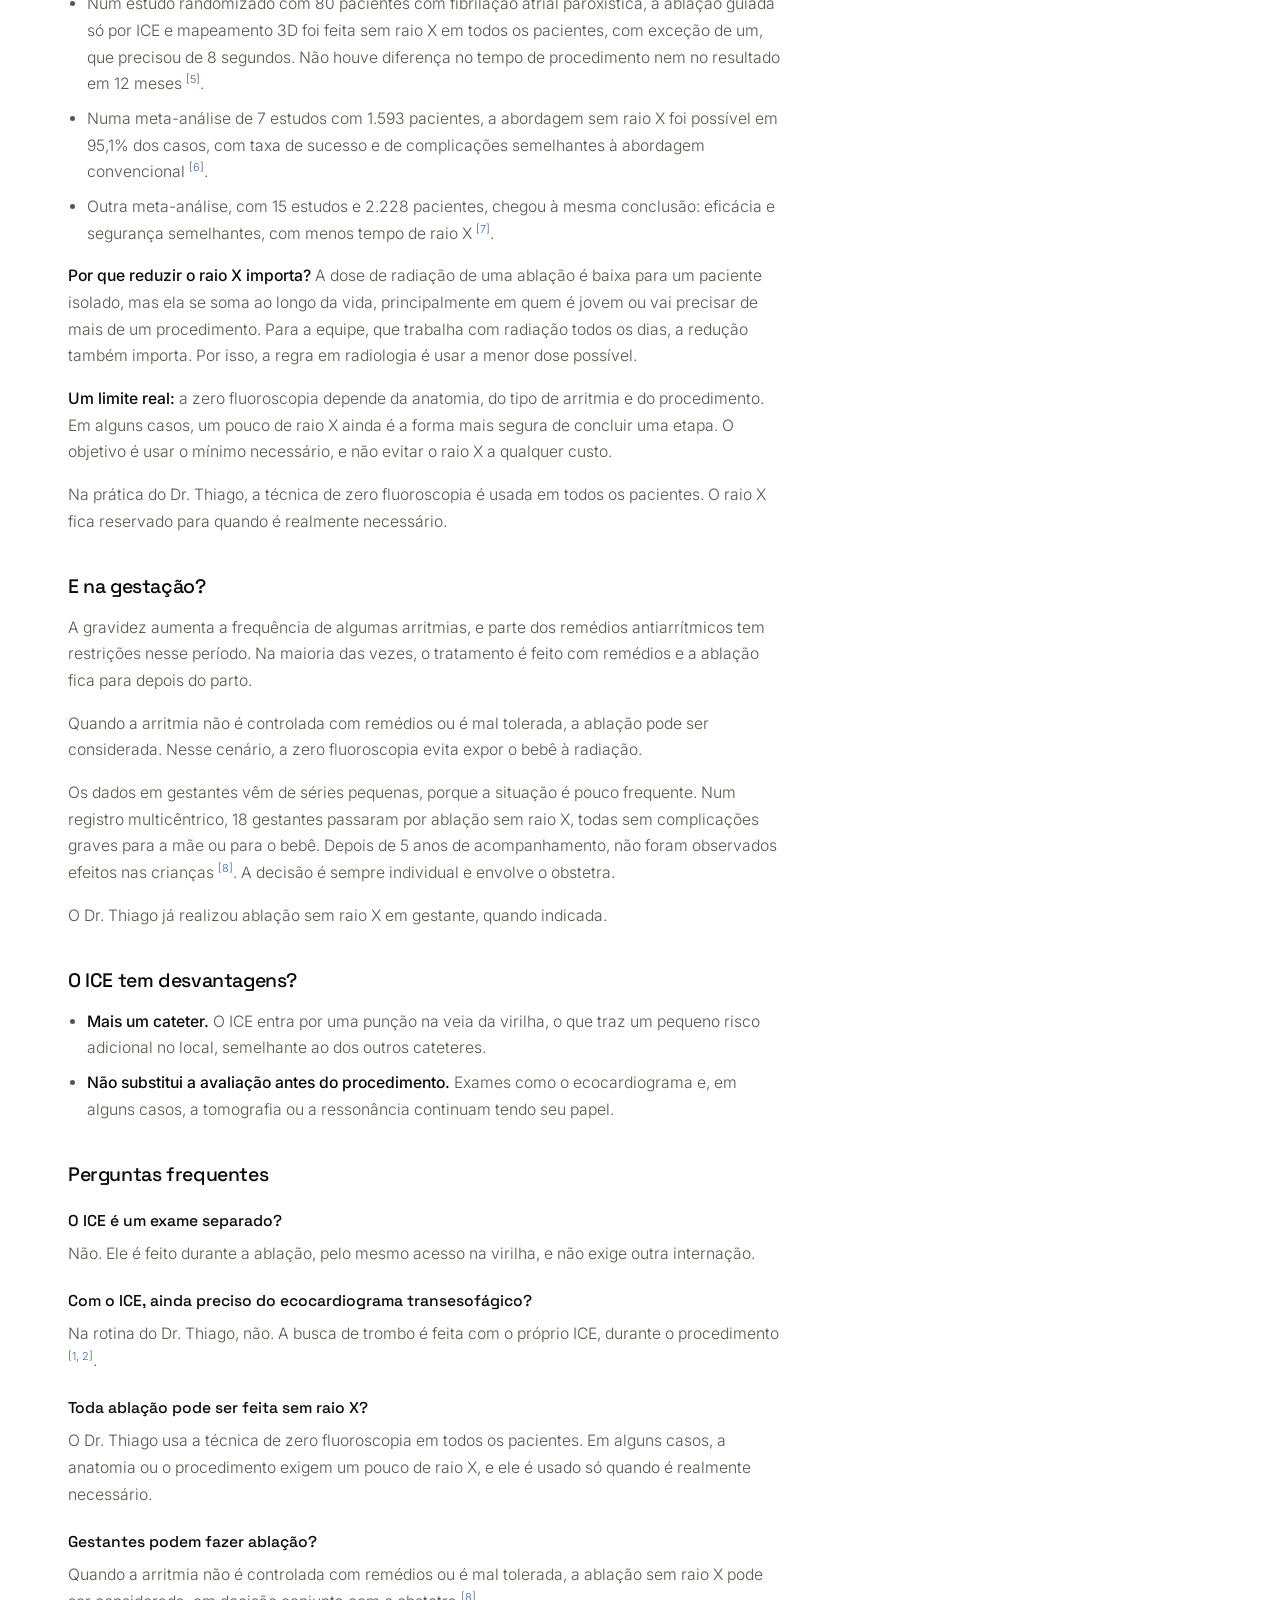
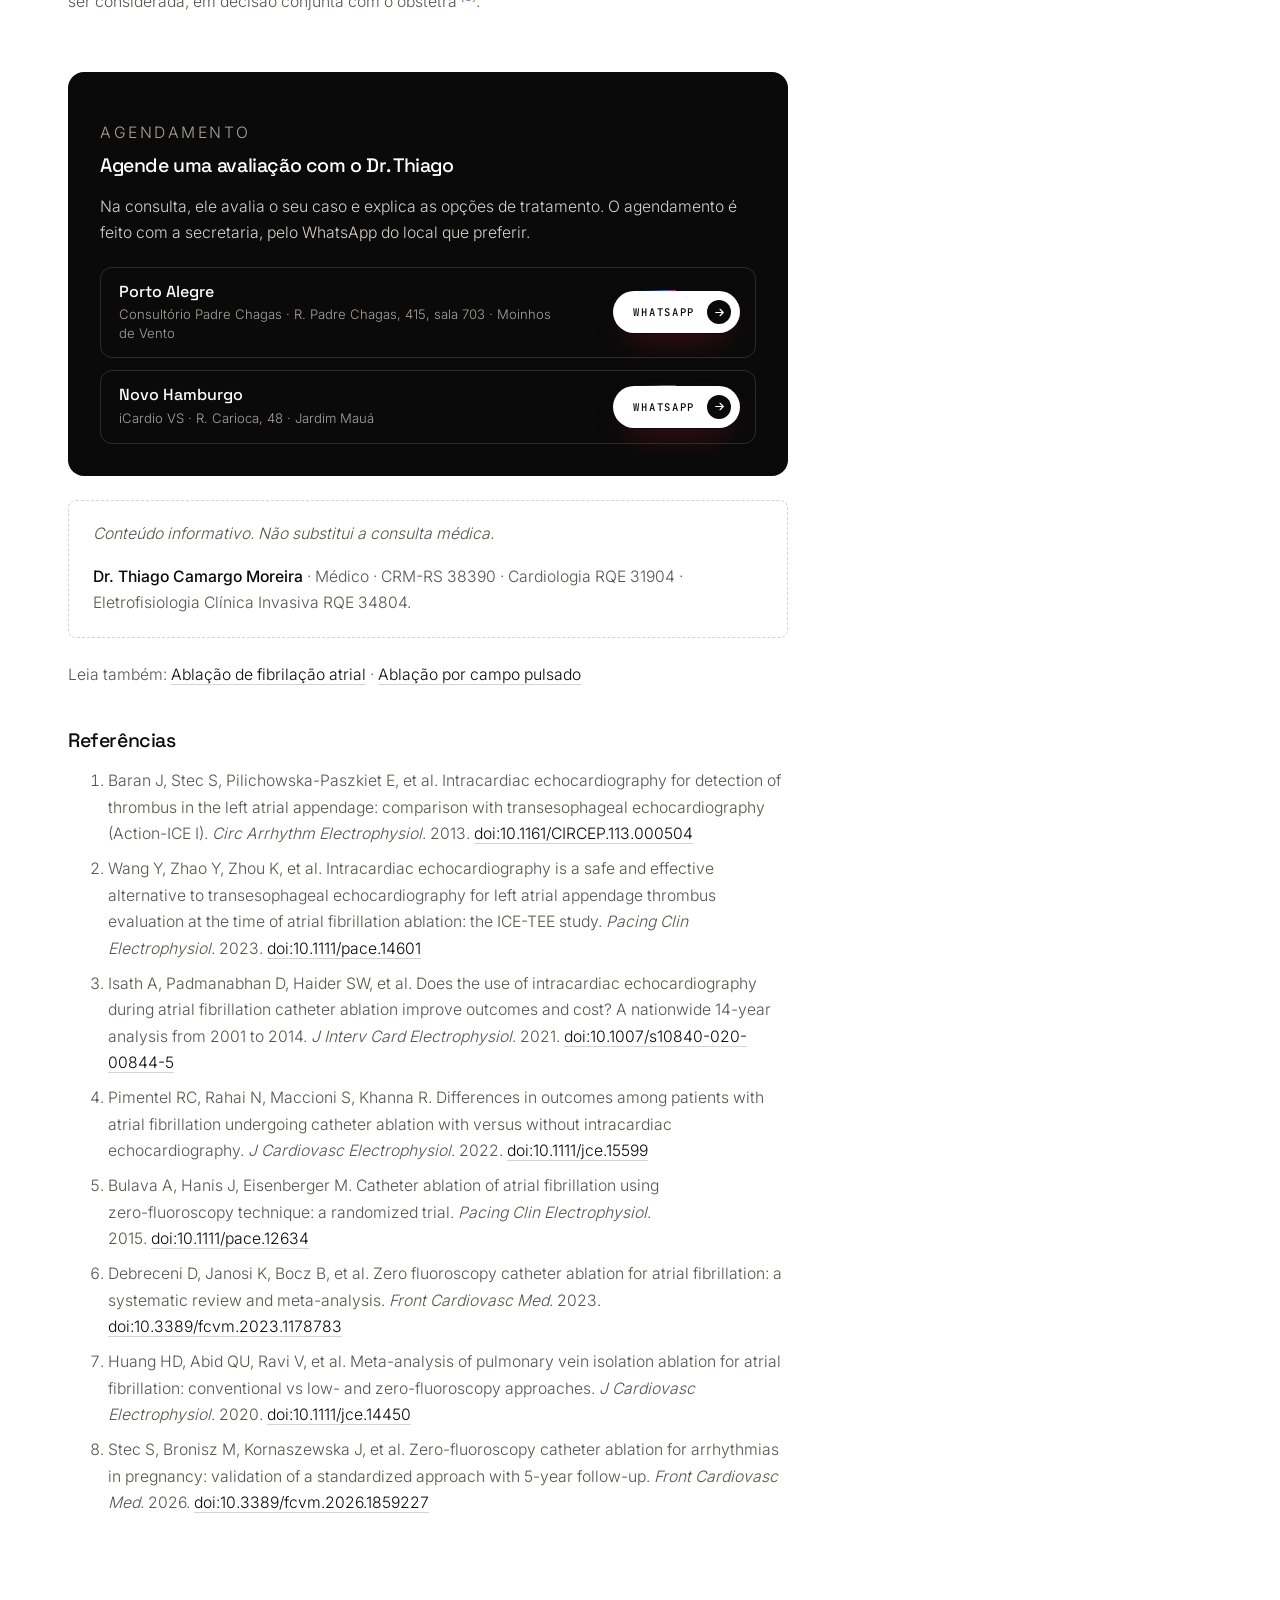
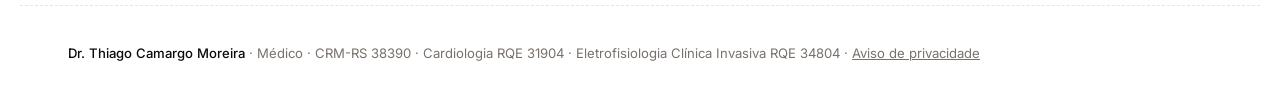
<file: site/ecocardiografia-intracardiaca-ice.html>
<!DOCTYPE html>
<html lang="pt-BR">

<head>
    <meta charset="utf-8">
    <meta name="viewport" content="width=device-width, initial-scale=1">
    <title>Ecocardiografia intracardíaca (ICE): ablação com menos raio X | Dr. Thiago Moreira</title>
    <meta name="description" content="O que é o ultrassom de dentro do coração (ICE), como ele contribui para a segurança da ablação e quando permite fazer o procedimento sem raio X, inclusive na gestação.">
    <link rel="canonical" href="https://drthiagomoreira.com.br/ecocardiografia-intracardiaca-ice.html">
    <meta property="og:type" content="article">
    <meta property="og:locale" content="pt_BR">
    <meta property="og:url" content="https://drthiagomoreira.com.br/ecocardiografia-intracardiaca-ice.html">
    <meta property="og:title" content="Ecocardiografia intracardíaca (ICE): o ultrassom que guia a ablação por dentro do coração">
    <meta property="og:description" content="O que é o ultrassom de dentro do coração (ICE), como ele contribui para a segurança da ablação e quando permite fazer o procedimento sem raio X, inclusive na gestação.">
    <meta property="og:image" content="https://drthiagomoreira.com.br/og.png">
    <link rel="icon" href="favicon.svg" type="image/svg+xml">
    <link rel="apple-touch-icon" href="apple-touch-icon.png">
    <meta name="theme-color" content="#FFFFFF">
    <link rel="stylesheet" href="assets/css/pagina.css">
    <script type="application/ld+json">
{
  "@context": "https://schema.org",
  "@graph": [
    {
      "@type": "MedicalWebPage",
      "@id": "https://drthiagomoreira.com.br/ecocardiografia-intracardiaca-ice.html#pagina",
      "url": "https://drthiagomoreira.com.br/ecocardiografia-intracardiaca-ice.html",
      "name": "Ecocardiografia intracardíaca (ICE): o ultrassom que guia a ablação por dentro do coração",
      "headline": "Ecocardiografia intracardíaca (ICE): o ultrassom que guia a ablação por dentro do coração",
      "description": "O que é o ultrassom de dentro do coração (ICE), como ele contribui para a segurança da ablação e quando permite fazer o procedimento sem raio X, inclusive na gestação.",
      "inLanguage": "pt-BR",
      "datePublished": "2026-11-04",
      "dateModified": "2026-11-04",
      "isPartOf": {
        "@id": "https://drthiagomoreira.com.br/#site"
      },
      "author": {
        "@id": "https://drthiagomoreira.com.br/#medico"
      },
      "reviewedBy": {
        "@id": "https://drthiagomoreira.com.br/#medico"
      },
      "about": {
        "@type": "MedicalProcedure",
        "name": "Ecocardiografia intracardíaca"
      },
      "image": [
        "https://drthiagomoreira.com.br/assets/img/ecocardiografia-intracardiaca-ice/ice-busca-de-trombo-e-mapa-3d.webp",
        "https://drthiagomoreira.com.br/assets/img/ecocardiografia-intracardiaca-ice/ice-puncao-transeptal.webp"
      ],
      "citation": [
        "Baran J, Stec S, Pilichowska-Paszkiet E, et al. Intracardiac echocardiography for detection of thrombus in the left atrial appendage: comparison with transesophageal echocardiography (Action-ICE I). Circ Arrhythm Electrophysiol. 2013. doi:10.1161/CIRCEP.113.000504",
        "Wang Y, Zhao Y, Zhou K, et al. Intracardiac echocardiography is a safe and effective alternative to transesophageal echocardiography for left atrial appendage thrombus evaluation at the time of atrial fibrillation ablation: the ICE-TEE study. Pacing Clin Electrophysiol. 2023. doi:10.1111/pace.14601",
        "Isath A, Padmanabhan D, Haider SW, et al. Does the use of intracardiac echocardiography during atrial fibrillation catheter ablation improve outcomes and cost? A nationwide 14-year analysis from 2001 to 2014. J Interv Card Electrophysiol. 2021. doi:10.1007/s10840-020-00844-5",
        "Pimentel RC, Rahai N, Maccioni S, Khanna R. Differences in outcomes among patients with atrial fibrillation undergoing catheter ablation with versus without intracardiac echocardiography. J Cardiovasc Electrophysiol. 2022. doi:10.1111/jce.15599",
        "Bulava A, Hanis J, Eisenberger M. Catheter ablation of atrial fibrillation using zero-fluoroscopy technique: a randomized trial. Pacing Clin Electrophysiol. 2015. doi:10.1111/pace.12634",
        "Debreceni D, Janosi K, Bocz B, et al. Zero fluoroscopy catheter ablation for atrial fibrillation: a systematic review and meta-analysis. Front Cardiovasc Med. 2023. doi:10.3389/fcvm.2023.1178783",
        "Huang HD, Abid QU, Ravi V, et al. Meta-analysis of pulmonary vein isolation ablation for atrial fibrillation: conventional vs low- and zero-fluoroscopy approaches. J Cardiovasc Electrophysiol. 2020. doi:10.1111/jce.14450",
        "Stec S, Bronisz M, Kornaszewska J, et al. Zero-fluoroscopy catheter ablation for arrhythmias in pregnancy: validation of a standardized approach with 5-year follow-up. Front Cardiovasc Med. 2026. doi:10.3389/fcvm.2026.1859227"
      ]
    },
    {
      "@type": "BreadcrumbList",
      "itemListElement": [
        {
          "@type": "ListItem",
          "position": 1,
          "name": "Página inicial",
          "item": "https://drthiagomoreira.com.br/"
        },
        {
          "@type": "ListItem",
          "position": 2,
          "name": "Ecocardiografia intracardíaca (ICE)",
          "item": "https://drthiagomoreira.com.br/ecocardiografia-intracardiaca-ice.html"
        }
      ]
    },
    {
      "@type": "FAQPage",
      "mainEntity": [
        {
          "@type": "Question",
          "name": "O ICE é um exame separado?",
          "acceptedAnswer": {
            "@type": "Answer",
            "text": "Não. Ele é feito durante a ablação, pelo mesmo acesso na virilha, e não exige outra internação."
          }
        },
        {
          "@type": "Question",
          "name": "Com o ICE, ainda preciso do ecocardiograma transesofágico?",
          "acceptedAnswer": {
            "@type": "Answer",
            "text": "Na rotina do Dr. Thiago, não. A busca de trombo é feita com o próprio ICE, durante o procedimento."
          }
        },
        {
          "@type": "Question",
          "name": "Toda ablação pode ser feita sem raio X?",
          "acceptedAnswer": {
            "@type": "Answer",
            "text": "O Dr. Thiago usa a técnica de zero fluoroscopia em todos os pacientes. Em alguns casos, a anatomia ou o procedimento exigem um pouco de raio X, e ele é usado só quando é realmente necessário."
          }
        },
        {
          "@type": "Question",
          "name": "Gestantes podem fazer ablação?",
          "acceptedAnswer": {
            "@type": "Answer",
            "text": "Quando a arritmia não é controlada com remédios ou é mal tolerada, a ablação sem raio X pode ser considerada, em decisão conjunta com o obstetra."
          }
        }
      ]
    }
  ]
}
    </script>
</head>

<body>
    <header class="page-nav">
        <a class="brand" href="index.html">
            <span class="brand-mark" aria-hidden="true"><svg viewBox="0 0 24 24" fill="none" stroke="currentColor" stroke-width="1.8" stroke-linecap="round" stroke-linejoin="round"><path d="M2 12h4l2-5 4 10 2.5-7 1.5 2h6" /></svg></span>
            <span class="brand-text">Thiago Moreira</span>
        </a>
        <nav class="nav-links"><a class="t-label nav-home" href="index.html">Página inicial</a><a class="t-label" href="conteudos.html">Conteúdos</a><a class="cta-btn" href="#agendar"><span class="cta-spin" aria-hidden="true"></span><span class="cta-body">Agendar<span class="cta-ico"><svg viewBox="0 0 24 24" fill="none" stroke="currentColor" stroke-width="2" stroke-linecap="round" stroke-linejoin="round" aria-hidden="true"><path d="M5 12h14M13 6l6 6-6 6"/></svg></span></span></a></nav>
    </header>

    <div class="article-layout">
    <main class="page article">
        <article>
        <p class="t-label">Atualizado em 4 de novembro de 2026</p>
        <h1>Ecocardiografia intracardíaca (ICE): o ultrassom que guia a ablação por dentro do coração</h1>
        <p class="byline">Por <a href="index.html#sobre">Dr. Thiago Camargo Moreira</a>, cardiologista e eletrofisiologista</p>

<p>A <strong>ecocardiografia intracardíaca</strong>, conhecida pela sigla em inglês <strong>ICE</strong>, é um ultrassom feito de dentro do coração. Um cateter fino com um pequeno transdutor na ponta entra por uma veia da virilha, junto com os cateteres da ablação, e fica posicionado no lado direito do coração. Dali, ele mostra em tempo real as paredes, as válvulas, as veias e o próprio cateter de ablação trabalhando.</p>
<p>Na prática, o ICE dá ao eletrofisiologista uma visão direta da anatomia de cada paciente durante todo o procedimento. Ele é usado principalmente na <a href="ablacao-fibrilacao-atrial.html">ablação de fibrilação atrial</a>, mas também em outras arritmias.</p>
<aside class="cta-inline"><p>Vai fazer uma ablação ou quer entender como seria o procedimento no seu caso?</p><a class="cta-btn" href="#agendar"><span class="cta-spin" aria-hidden="true"></span><span class="cta-body">Agendar avaliação<span class="cta-ico"><svg viewBox="0 0 24 24" fill="none" stroke="currentColor" stroke-width="2" stroke-linecap="round" stroke-linejoin="round" aria-hidden="true"><path d="M5 12h14M13 6l6 6-6 6"/></svg></span></span></a></aside>
<h2 id="por-que-ver-o-coracao-por-dentro-faz-diferenca">Por que ver o coração por dentro faz diferença?</h2>
<p>Durante décadas, a ablação foi guiada principalmente pelo raio X (fluoroscopia). O raio X mostra bem os cateteres, mas mostra mal o coração: as paredes e as estruturas aparecem como sombras. O ICE completa essa informação em pelo menos quatro momentos:</p>
<ul>
<li><strong>Punção transeptal.</strong> Para chegar ao átrio esquerdo, onde fica a origem da fibrilação atrial, o cateter precisa atravessar a parede fina entre os dois átrios. Com o ICE, essa passagem é feita vendo o ponto exato da punção.</li>
<li><strong>Contato e posição do cateter.</strong> O ICE mostra se o cateter está encostado no tecido certo e se a energia está sendo aplicada onde deveria.</li>
<li><strong>Detecção precoce de complicações.</strong> Um acúmulo de líquido em volta do coração (derrame pericárdico) ou a formação de um coágulo podem ser vistos no momento em que começam, antes de causar sintomas.</li>
<li><strong>Busca de trombo no átrio.</strong> Antes de ablações no átrio esquerdo, é preciso afastar a presença de um coágulo dentro do coração. Em muitos serviços, isso é feito com o ecocardiograma transesofágico, um exame em que uma sonda passa pela garganta até o esôfago. O próprio ICE pode fazer essa avaliação durante o procedimento <sup class="ref">[<a href="#ref-1">1</a>, <a href="#ref-2">2</a>]</sup>. É assim que o Dr. Thiago trabalha: ele não usa o transesofágico, o que evita a passagem da sonda pelo esôfago e deixa o procedimento mais rápido.</li>
</ul>
<figure>
<img src="assets/img/ecocardiografia-intracardiaca-ice/ice-busca-de-trombo-e-mapa-3d.webp" width="1200" height="690" alt="Tela de ecocardiografia intracardíaca mostrando o apêndice atrial esquerdo sem coágulo, ao lado do mapa 3D" decoding="async">
<figcaption>À esquerda, a imagem do ICE: a seta mostra o apêndice atrial esquerdo, uma pequena bolsa do átrio onde os coágulos costumam se formar, sem coágulo. Ao lado, o mesmo plano de ultrassom aparece dentro do mapa 3D. Essa avaliação é feita durante o procedimento, sem a sonda do ecocardiograma transesofágico. <span class="credit">Imagem: Kour R, et al. J Clin Med. 2026. <a href="https://doi.org/10.3390/jcm15176838">doi:10.3390/jcm15176838</a>, CC BY 4.0 (adaptada).</span></figcaption>
</figure>
<figure>
<img src="assets/img/ecocardiografia-intracardiaca-ice/ice-puncao-transeptal.webp" width="830" height="920" alt="Imagem de ICE mostrando a parede entre os átrios sendo empurrada pelo cateter antes da punção" decoding="async" loading="lazy">
<figcaption>Imagem do ICE durante a punção transeptal. As setas mostram o ponto em que o cateter empurra a fina parede entre os átrios (o 'tenting') antes de atravessá-la para o átrio esquerdo. Ver esse ponto em tempo real permite escolher o local exato da passagem. <span class="credit">Imagem: Kour R, et al. J Clin Med. 2026. <a href="https://doi.org/10.3390/jcm15176838">doi:10.3390/jcm15176838</a>, CC BY 4.0 (recortada e adaptada).</span></figcaption>
</figure>
<h2 id="o-que-os-estudos-mostram-sobre-seguranca">O que os estudos mostram sobre segurança?</h2>
<p>Os dados mais amplos vêm de grandes bancos de dados de pacientes tratados fora de estudos controlados:</p>
<ul>
<li>Numa análise de cerca de 299 mil ablações de fibrilação atrial nos Estados Unidos, entre 2001 e 2014, o uso do ICE se associou a menos complicações (risco 52% menor) e a menor mortalidade hospitalar (0,11% contra 0,54%). A internação também foi mais curta (2,1 contra 4 dias) <sup class="ref">[<a href="#ref-3">3</a>]</sup>.</li>
<li>Num banco de dados de 2015 a 2020, comparando pacientes semelhantes, as complicações foram de 2,9% com ICE e de 5,8% sem ICE. A necessidade de nova ablação em 12 meses também foi menor no grupo com ICE <sup class="ref">[<a href="#ref-4">4</a>]</sup>.</li>
<li>Num estudo com 2.003 pacientes, o ICE substituiu o transesofágico na busca de trombo antes da ablação sem aumento de complicações. Nenhum evento embólico foi causado por trombo não detectado <sup class="ref">[<a href="#ref-2">2</a>]</sup>.</li>
</ul>
<p><strong>Uma ressalva honesta:</strong> os dois primeiros estudos são observacionais. Eles mostram associação, não provam que o ICE sozinho causou a diferença. Centros que usam ICE podem ter outras características que também influenciam o resultado. Ainda assim, a direção dos dados é consistente, e o ICE se tornou parte da rotina de muitos centros de eletrofisiologia.</p>
<h2 id="e-possivel-fazer-a-ablacao-sem-raio-x">É possível fazer a ablação sem raio X?</h2>
<p>Sim, em boa parte dos casos. A combinação do <strong>mapeamento eletroanatômico 3D</strong>, que mostra a posição dos cateteres num modelo do coração no computador, com o <strong>ICE</strong>, que mostra a anatomia real em tempo real, permite fazer a ablação com pouco ou nenhum raio X. Essa abordagem é chamada de <strong>zero fluoroscopia</strong>.</p>
<p>O que dizem os estudos:</p>
<ul>
<li>Num estudo randomizado com 80 pacientes com fibrilação atrial paroxística, a ablação guiada só por ICE e mapeamento 3D foi feita sem raio X em todos os pacientes, com exceção de um, que precisou de 8 segundos. Não houve diferença no tempo de procedimento nem no resultado em 12 meses <sup class="ref">[<a href="#ref-5">5</a>]</sup>.</li>
<li>Numa meta-análise de 7 estudos com 1.593 pacientes, a abordagem sem raio X foi possível em 95,1% dos casos, com taxa de sucesso e de complicações semelhantes à abordagem convencional <sup class="ref">[<a href="#ref-6">6</a>]</sup>.</li>
<li>Outra meta-análise, com 15 estudos e 2.228 pacientes, chegou à mesma conclusão: eficácia e segurança semelhantes, com menos tempo de raio X <sup class="ref">[<a href="#ref-7">7</a>]</sup>.</li>
</ul>
<p><strong>Por que reduzir o raio X importa?</strong> A dose de radiação de uma ablação é baixa para um paciente isolado, mas ela se soma ao longo da vida, principalmente em quem é jovem ou vai precisar de mais de um procedimento. Para a equipe, que trabalha com radiação todos os dias, a redução também importa. Por isso, a regra em radiologia é usar a menor dose possível.</p>
<p><strong>Um limite real:</strong> a zero fluoroscopia depende da anatomia, do tipo de arritmia e do procedimento. Em alguns casos, um pouco de raio X ainda é a forma mais segura de concluir uma etapa. O objetivo é usar o mínimo necessário, e não evitar o raio X a qualquer custo.</p>
<p>Na prática do Dr. Thiago, a técnica de zero fluoroscopia é usada em todos os pacientes. O raio X fica reservado para quando é realmente necessário.</p>
<h2 id="e-na-gestacao">E na gestação?</h2>
<p>A gravidez aumenta a frequência de algumas arritmias, e parte dos remédios antiarrítmicos tem restrições nesse período. Na maioria das vezes, o tratamento é feito com remédios e a ablação fica para depois do parto.</p>
<p>Quando a arritmia não é controlada com remédios ou é mal tolerada, a ablação pode ser considerada. Nesse cenário, a zero fluoroscopia evita expor o bebê à radiação.</p>
<p>Os dados em gestantes vêm de séries pequenas, porque a situação é pouco frequente. Num registro multicêntrico, 18 gestantes passaram por ablação sem raio X, todas sem complicações graves para a mãe ou para o bebê. Depois de 5 anos de acompanhamento, não foram observados efeitos nas crianças <sup class="ref">[<a href="#ref-8">8</a>]</sup>. A decisão é sempre individual e envolve o obstetra.</p>
<p>O Dr. Thiago já realizou ablação sem raio X em gestante, quando indicada.</p>
<h2 id="o-ice-tem-desvantagens">O ICE tem desvantagens?</h2>
<ul>
<li><strong>Mais um cateter.</strong> O ICE entra por uma punção na veia da virilha, o que traz um pequeno risco adicional no local, semelhante ao dos outros cateteres.</li>
<li><strong>Não substitui a avaliação antes do procedimento.</strong> Exames como o ecocardiograma e, em alguns casos, a tomografia ou a ressonância continuam tendo seu papel.</li>
</ul>
<h2 id="perguntas-frequentes">Perguntas frequentes</h2>
<dl class="faq">
<dt>O ICE é um exame separado?</dt>
<dd>Não. Ele é feito durante a ablação, pelo mesmo acesso na virilha, e não exige outra internação.</dd>
<dt>Com o ICE, ainda preciso do ecocardiograma transesofágico?</dt>
<dd>Na rotina do Dr. Thiago, não. A busca de trombo é feita com o próprio ICE, durante o procedimento <sup class="ref">[<a href="#ref-1">1</a>, <a href="#ref-2">2</a>]</sup>.</dd>
<dt>Toda ablação pode ser feita sem raio X?</dt>
<dd>O Dr. Thiago usa a técnica de zero fluoroscopia em todos os pacientes. Em alguns casos, a anatomia ou o procedimento exigem um pouco de raio X, e ele é usado só quando é realmente necessário.</dd>
<dt>Gestantes podem fazer ablação?</dt>
<dd>Quando a arritmia não é controlada com remédios ou é mal tolerada, a ablação sem raio X pode ser considerada, em decisão conjunta com o obstetra <sup class="ref">[<a href="#ref-8">8</a>]</sup>.</dd>
</dl>

        <section class="cta-box" id="agendar" aria-labelledby="agendar-t">
            <p class="t-label">Agendamento</p>
            <h2 id="agendar-t">Agende uma avaliação com o Dr. Thiago</h2>
            <p>Na consulta, ele avalia o seu caso e explica as opções de tratamento. O agendamento é feito com a secretaria, pelo WhatsApp do local que preferir.</p>
            <ul class="locs">
<li><span class="loc-city">Porto Alegre</span><span class="loc-addr">Consultório Padre Chagas · R. Padre Chagas, 415, sala 703 · Moinhos de Vento</span><a class="cta-btn" href="https://wa.me/5551999931705?text=Ol%C3%A1%2C%20gostaria%20de%20agendar%20uma%20consulta%20com%20o%20Dr.%20Thiago%20Moreira." rel="noopener"><span class="cta-spin" aria-hidden="true"></span><span class="cta-body">WhatsApp<span class="cta-ico"><svg viewBox="0 0 24 24" fill="none" stroke="currentColor" stroke-width="2" stroke-linecap="round" stroke-linejoin="round" aria-hidden="true"><path d="M5 12h14M13 6l6 6-6 6"/></svg></span></span></a></li>
<li><span class="loc-city">Novo Hamburgo</span><span class="loc-addr">iCardio VS · R. Carioca, 48 · Jardim Mauá</span><a class="cta-btn" href="https://wa.me/5551996237008?text=Ol%C3%A1%2C%20gostaria%20de%20agendar%20uma%20consulta%20com%20o%20Dr.%20Thiago%20Moreira." rel="noopener"><span class="cta-spin" aria-hidden="true"></span><span class="cta-body">WhatsApp<span class="cta-ico"><svg viewBox="0 0 24 24" fill="none" stroke="currentColor" stroke-width="2" stroke-linecap="round" stroke-linejoin="round" aria-hidden="true"><path d="M5 12h14M13 6l6 6-6 6"/></svg></span></span></a></li>
            </ul>
        </section>

        <aside class="author">
            <p><em>Conteúdo informativo. Não substitui a consulta médica.</em></p>
            <p><strong>Dr. Thiago Camargo Moreira</strong> · Médico · CRM-RS 38390 · Cardiologia RQE 31904 · Eletrofisiologia Clínica Invasiva RQE 34804.</p>
        </aside>

        <p class="also">Leia também: <a href="ablacao-fibrilacao-atrial.html">Ablação de fibrilação atrial</a> · <a href="ablacao-por-campo-pulsado.html">Ablação por campo pulsado</a></p>

        <h2>Referências</h2>
        <ol class="refs">
<li id="ref-1">Baran J, Stec S, Pilichowska-Paszkiet E, et al. Intracardiac echocardiography for detection of thrombus in the left atrial appendage: comparison with transesophageal echocardiography (Action-ICE I). <em>Circ Arrhythm Electrophysiol</em>. 2013. <a href="https://doi.org/10.1161/CIRCEP.113.000504">doi:10.1161/CIRCEP.113.000504</a></li>
<li id="ref-2">Wang Y, Zhao Y, Zhou K, et al. Intracardiac echocardiography is a safe and effective alternative to transesophageal echocardiography for left atrial appendage thrombus evaluation at the time of atrial fibrillation ablation: the ICE-TEE study. <em>Pacing Clin Electrophysiol</em>. 2023. <a href="https://doi.org/10.1111/pace.14601">doi:10.1111/pace.14601</a></li>
<li id="ref-3">Isath A, Padmanabhan D, Haider SW, et al. Does the use of intracardiac echocardiography during atrial fibrillation catheter ablation improve outcomes and cost? A nationwide 14-year analysis from 2001 to 2014. <em>J Interv Card Electrophysiol</em>. 2021. <a href="https://doi.org/10.1007/s10840-020-00844-5">doi:10.1007/s10840-020-00844-5</a></li>
<li id="ref-4">Pimentel RC, Rahai N, Maccioni S, Khanna R. Differences in outcomes among patients with atrial fibrillation undergoing catheter ablation with versus without intracardiac echocardiography. <em>J Cardiovasc Electrophysiol</em>. 2022. <a href="https://doi.org/10.1111/jce.15599">doi:10.1111/jce.15599</a></li>
<li id="ref-5">Bulava A, Hanis J, Eisenberger M. Catheter ablation of atrial fibrillation using zero-fluoroscopy technique: a randomized trial. <em>Pacing Clin Electrophysiol</em>. 2015. <a href="https://doi.org/10.1111/pace.12634">doi:10.1111/pace.12634</a></li>
<li id="ref-6">Debreceni D, Janosi K, Bocz B, et al. Zero fluoroscopy catheter ablation for atrial fibrillation: a systematic review and meta-analysis. <em>Front Cardiovasc Med</em>. 2023. <a href="https://doi.org/10.3389/fcvm.2023.1178783">doi:10.3389/fcvm.2023.1178783</a></li>
<li id="ref-7">Huang HD, Abid QU, Ravi V, et al. Meta-analysis of pulmonary vein isolation ablation for atrial fibrillation: conventional vs low- and zero-fluoroscopy approaches. <em>J Cardiovasc Electrophysiol</em>. 2020. <a href="https://doi.org/10.1111/jce.14450">doi:10.1111/jce.14450</a></li>
<li id="ref-8">Stec S, Bronisz M, Kornaszewska J, et al. Zero-fluoroscopy catheter ablation for arrhythmias in pregnancy: validation of a standardized approach with 5-year follow-up. <em>Front Cardiovasc Med</em>. 2026. <a href="https://doi.org/10.3389/fcvm.2026.1859227">doi:10.3389/fcvm.2026.1859227</a></li>
        </ol>
        </article>
    </main>

    <aside class="article-side" aria-label="Agendamento e índice">
        <div class="side-cta">
            <p class="t-label">Agendamento</p>
            <p class="side-title">Agende uma avaliação com o Dr. Thiago</p>
            <ul class="side-locs">
<li><span class="loc-city">Porto Alegre</span><a class="cta-btn" href="https://wa.me/5551999931705?text=Ol%C3%A1%2C%20gostaria%20de%20agendar%20uma%20consulta%20com%20o%20Dr.%20Thiago%20Moreira." rel="noopener"><span class="cta-spin" aria-hidden="true"></span><span class="cta-body">WhatsApp<span class="cta-ico"><svg viewBox="0 0 24 24" fill="none" stroke="currentColor" stroke-width="2" stroke-linecap="round" stroke-linejoin="round" aria-hidden="true"><path d="M5 12h14M13 6l6 6-6 6"/></svg></span></span></a></li>
<li><span class="loc-city">Novo Hamburgo</span><a class="cta-btn" href="https://wa.me/5551996237008?text=Ol%C3%A1%2C%20gostaria%20de%20agendar%20uma%20consulta%20com%20o%20Dr.%20Thiago%20Moreira." rel="noopener"><span class="cta-spin" aria-hidden="true"></span><span class="cta-body">WhatsApp<span class="cta-ico"><svg viewBox="0 0 24 24" fill="none" stroke="currentColor" stroke-width="2" stroke-linecap="round" stroke-linejoin="round" aria-hidden="true"><path d="M5 12h14M13 6l6 6-6 6"/></svg></span></span></a></li>
            </ul>
        </div>
        <nav class="side-toc" aria-label="Neste artigo">
            <p class="t-label">Neste artigo</p>
            <ol>
<li><a href="#por-que-ver-o-coracao-por-dentro-faz-diferenca">Por que ver o coração por dentro faz diferença?</a></li>
<li><a href="#o-que-os-estudos-mostram-sobre-seguranca">O que os estudos mostram sobre segurança?</a></li>
<li><a href="#e-possivel-fazer-a-ablacao-sem-raio-x">É possível fazer a ablação sem raio X?</a></li>
<li><a href="#e-na-gestacao">E na gestação?</a></li>
<li><a href="#o-ice-tem-desvantagens">O ICE tem desvantagens?</a></li>
<li><a href="#perguntas-frequentes">Perguntas frequentes</a></li>
            </ol>
        </nav>
    </aside>
    </div>

    <a class="cta-sticky" href="#agendar">Agendar avaliação pelo WhatsApp</a>

    <footer class="page-foot">
        <p><strong>Dr. Thiago Camargo Moreira</strong> · Médico · CRM-RS 38390 · Cardiologia RQE 31904 · Eletrofisiologia Clínica Invasiva RQE 34804 · <a href="privacidade.html">Aviso de privacidade</a></p>
    </footer>
</body>

</html>
</file>
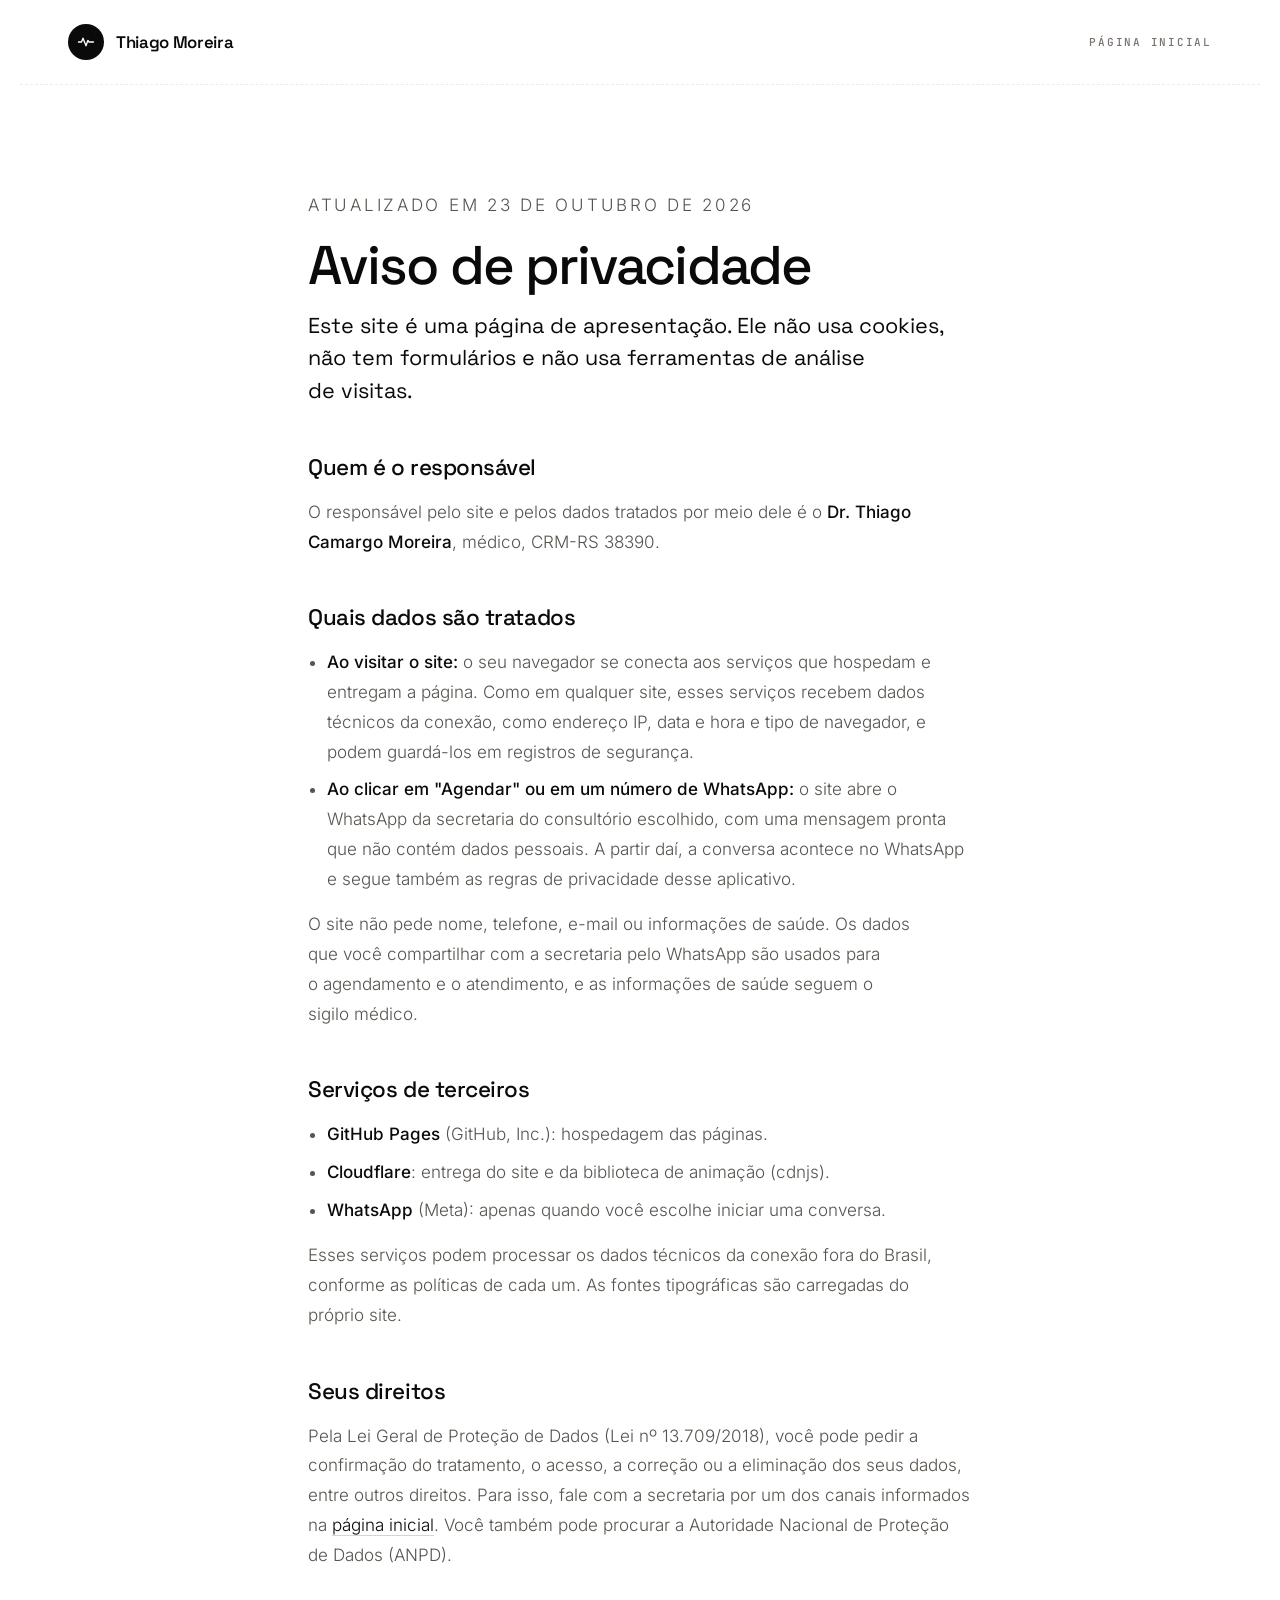
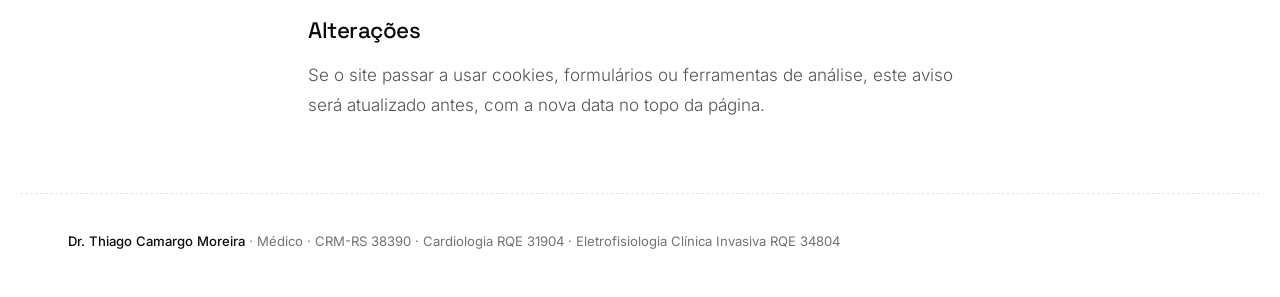
<file: site/privacidade.html>
<!DOCTYPE html>
<html lang="pt-BR">

<head>
    <meta charset="utf-8">
    <meta name="viewport" content="width=device-width, initial-scale=1">
    <title>Aviso de privacidade · Dr. Thiago Moreira</title>
    <meta name="description" content="Como o site do Dr. Thiago Camargo Moreira trata os dados de quem o visita: sem cookies, sem formulários e sem ferramentas de análise.">
    <link rel="canonical" href="https://drthiagomoreira.com.br/privacidade.html">
    <link rel="icon" href="favicon.svg" type="image/svg+xml">
    <link rel="apple-touch-icon" href="apple-touch-icon.png">
    <meta name="theme-color" content="#FFFFFF">
    <link rel="stylesheet" href="assets/css/pagina.css">
</head>

<body>
    <header class="page-nav">
        <a class="brand" href="./">
            <span class="brand-mark" aria-hidden="true"><svg viewBox="0 0 24 24" fill="none" stroke="currentColor" stroke-width="1.8" stroke-linecap="round" stroke-linejoin="round"><path d="M2 12h4l2-5 4 10 2.5-7 1.5 2h6" /></svg></span>
            <span class="brand-text">Thiago Moreira</span>
        </a>
        <a class="t-label" href="./">Página inicial</a>
    </header>

    <main class="page">
        <p class="t-label">Atualizado em 23 de outubro de 2026</p>
        <h1>Aviso de privacidade</h1>
        <p class="lead">Este site é uma página de apresentação. Ele não usa cookies, não tem formulários e não usa ferramentas de análise de visitas.</p>

        <h2>Quem é o responsável</h2>
        <p>O responsável pelo site e pelos dados tratados por meio dele é o <strong>Dr. Thiago Camargo Moreira</strong>, médico, CRM-RS 38390.</p>
        <!-- PENDENTE: razão social/CNPJ e e-mail de contato para privacidade (aguardando o Dr.). Não inventar. -->

        <h2>Quais dados são tratados</h2>
        <ul>
            <li><strong>Ao visitar o site:</strong> o seu navegador se conecta aos serviços que hospedam e entregam a página. Como em qualquer site, esses serviços recebem dados técnicos da conexão, como endereço IP, data e hora e tipo de navegador, e podem guardá-los em registros de segurança.</li>
            <li><strong>Ao clicar em "Agendar" ou em um número de WhatsApp:</strong> o site abre o WhatsApp da secretaria do consultório escolhido, com uma mensagem pronta que não contém dados pessoais. A partir daí, a conversa acontece no WhatsApp e segue também as regras de privacidade desse aplicativo.</li>
        </ul>
        <p>O site não pede nome, telefone, e-mail ou informações de saúde. Os dados que você compartilhar com a secretaria pelo WhatsApp são usados para o agendamento e o atendimento, e as informações de saúde seguem o sigilo médico.</p>

        <h2>Serviços de terceiros</h2>
        <ul>
            <li><strong>GitHub Pages</strong> (GitHub, Inc.): hospedagem das páginas.</li>
            <li><strong>Cloudflare</strong>: entrega do site e da biblioteca de animação (cdnjs).</li>
            <li><strong>WhatsApp</strong> (Meta): apenas quando você escolhe iniciar uma conversa.</li>
        </ul>
        <p>Esses serviços podem processar os dados técnicos da conexão fora do Brasil, conforme as políticas de cada um. As fontes tipográficas são carregadas do próprio site.</p>

        <h2>Seus direitos</h2>
        <p>Pela Lei Geral de Proteção de Dados (Lei nº 13.709/2018), você pode pedir a confirmação do tratamento, o acesso, a correção ou a eliminação dos seus dados, entre outros direitos. Para isso, fale com a secretaria por um dos canais informados na <a href="./#site-foot">página inicial</a>. Você também pode procurar a Autoridade Nacional de Proteção de Dados (ANPD).</p>

        <h2>Alterações</h2>
        <p>Se o site passar a usar cookies, formulários ou ferramentas de análise, este aviso será atualizado antes, com a nova data no topo da página.</p>
    </main>

    <footer class="page-foot">
        <p><strong>Dr. Thiago Camargo Moreira</strong> · Médico · CRM-RS 38390 · Cardiologia RQE 31904 · Eletrofisiologia Clínica Invasiva RQE 34804</p>
    </footer>
</body>

</html>
</file>
<file: site/assets/css/pagina.css>
/* Páginas de texto (privacidade, 404): tokens e tipografia do DS Pulso, sem animação */
@font-face { font-family: 'Space Grotesk'; font-weight: 300 700; font-display: swap; src: url(../fonts/space-grotesk-latin.woff2) format('woff2'); }
@font-face { font-family: 'Inter'; font-weight: 100 900; font-display: swap; src: url(../fonts/inter-latin.woff2) format('woff2'); }
@font-face { font-family: 'JetBrains Mono'; font-weight: 100 800; font-display: swap; src: url(../fonts/jetbrains-mono-latin.woff2) format('woff2'); }

:root {
    --ink: #0A0A0A; --stone-600: #57534E; --stone-500: #78716C; --stone-300: #D6D3D1;
    --pulse: #E11D48; --conduction: #2563EB;
    --font-display: 'Space Grotesk', 'Inter', sans-serif;
    --font-sans: 'Inter', ui-sans-serif, system-ui, -apple-system, 'Segoe UI', Roboto, sans-serif;
    --font-mono: 'JetBrains Mono', ui-monospace, SFMono-Regular, Menlo, monospace;
    --gutter: clamp(20px, 5vw, 48px);
}
*, *::before, *::after { box-sizing: border-box; }
html { -webkit-text-size-adjust: 100%; }
body { margin: 0; font-family: var(--font-sans); background: #fff; color: var(--ink); -webkit-font-smoothing: antialiased; }
a { color: inherit; }
:focus-visible { outline: 2px solid var(--conduction); outline-offset: 3px; border-radius: 4px; }

.t-label { font: 500 .6875rem/1.5 var(--font-mono); letter-spacing: .16em; text-transform: uppercase; color: var(--stone-500); }

.page-nav { max-width: 1440px; margin: 0 auto; padding: 24px var(--gutter); display: flex; align-items: center; justify-content: space-between; gap: 16px; border-bottom: 1px dashed rgba(0, 0, 0, .08); }
.page-nav a { text-decoration: none; }
.brand { display: inline-flex; align-items: center; gap: 12px; }
.brand-mark { width: 36px; height: 36px; border-radius: 50%; background: var(--ink); color: #fff; display: grid; place-items: center; }
.brand-mark svg { width: 18px; height: 18px; }
.brand-text { font: 600 1.05rem/1 var(--font-display); letter-spacing: -0.02em; }

.page { max-width: 760px; margin: 0 auto; padding: clamp(56px, 10vh, 112px) var(--gutter) 72px; }
.page h1 { margin: 16px 0 0; font: 500 clamp(2.2rem, 5vw, 3.4rem)/1.05 var(--font-display); letter-spacing: -0.035em; text-wrap: balance; }
.page h2 { margin: 48px 0 0; font: 500 1.4rem/1.2 var(--font-display); letter-spacing: -0.02em; }
.page p, .page li { font: 300 1.0625rem/1.75 var(--font-sans); color: var(--stone-600); text-wrap: pretty; }
.page p { margin: 16px 0 0; }
.page ul { margin: 16px 0 0; padding-left: 1.2em; }
.page li + li { margin-top: 8px; }
.page strong { font-weight: 500; color: var(--ink); }
.page a { color: var(--ink); text-decoration: none; border-bottom: 1px solid var(--stone-300); }
.page a:hover { border-color: var(--pulse); }
.page .lead { font: 400 clamp(1.15rem, 1.8vw, 1.35rem)/1.5 var(--font-display); color: var(--ink); }

.page-foot { max-width: 1440px; margin: 0 auto; padding: 24px var(--gutter) 32px; border-top: 1px dashed rgba(0, 0, 0, .1); font-size: .82rem; line-height: 1.6; color: var(--stone-500); }
.page-foot strong { font-weight: 500; color: var(--ink); }

/* Artigos (/ablacao-fibrilacao-atrial/ etc.): figuras, FAQ, referências */
.page .byline { margin-top: 12px; font-size: .95rem; }
.page figure { margin: 32px 0 0; }
.page figure img { display: block; width: 100%; height: auto; border-radius: 8px; background: #F5F5F4; }
.page figcaption { margin-top: 10px; font: 300 .9rem/1.6 var(--font-sans); color: var(--stone-600); }
.page .credit { display: block; margin-top: 4px; font-size: .78rem; color: var(--stone-500); }
.page .credit a { border-bottom-color: transparent; text-decoration: underline; text-decoration-color: var(--stone-300); }
.page sup.ref { font-size: .7em; line-height: 0; }
.page sup.ref a { border: 0; color: var(--conduction); }
.page .faq dt { margin-top: 24px; font: 500 1.05rem/1.4 var(--font-display); }
.page .faq dd { margin: 8px 0 0; font: 300 1.0625rem/1.75 var(--font-sans); color: var(--stone-600); }
.page .author { margin-top: 56px; padding: 20px 24px; border: 1px dashed var(--stone-300); border-radius: 8px; }
.page .author p:first-child { margin-top: 0; }
.page .also { margin-top: 24px; }
.page .refs li { font-size: .88rem; line-height: 1.6; overflow-wrap: anywhere; }
.page .refs li:target { background: #FFF1F2; }
.page-foot a { color: inherit; }

/* Artigos: tipografia mais compacta e CTAs (mesmo botão da home) */
.page.article { max-width: 700px; padding-top: clamp(32px, 6vh, 64px); }
.page.article h1 { font-size: clamp(1.8rem, 3.6vw, 2.5rem); line-height: 1.1; }
.page.article h2 { margin-top: 40px; font-size: 1.22rem; }
.page.article p, .page.article li, .page.article .faq dd { font-size: .98rem; line-height: 1.7; }
.page.article .faq dt { font-size: .98rem; }
.page.article figure img { width: auto; height: auto; max-width: 100%; max-height: 440px; margin: 0 auto; }
.page.article figcaption { font-size: .84rem; }

.nav-links { display: flex; align-items: center; gap: 20px; }
.page-nav .cta-btn .cta-body { padding: 7px 7px 7px 16px; }

@keyframes cta-spin { to { transform: rotate(360deg); } }
.cta-btn { position: relative; display: inline-flex; padding: 1px; border-radius: 999px; overflow: hidden; text-decoration: none; box-shadow: 0 14px 32px -16px rgba(225, 29, 72, .55); transition: transform .3s, box-shadow .3s; }
.page .cta-btn { border: 0; }
.cta-btn .cta-spin { position: absolute; inset: -1000%; background: conic-gradient(from 0deg, transparent 0 300deg, var(--conduction) 330deg, var(--pulse) 360deg); animation: cta-spin 3s linear infinite; }
.cta-btn .cta-body { position: relative; display: inline-flex; align-items: center; gap: 12px; padding: 9px 9px 9px 20px; border-radius: inherit; background: var(--ink); color: #fff; font: 500 .66rem/1 var(--font-mono); letter-spacing: .16em; text-transform: uppercase; white-space: nowrap; }
.cta-btn .cta-ico { width: 24px; height: 24px; border-radius: 50%; background: #fff; color: var(--ink); display: grid; place-items: center; transition: background .3s, color .3s; }
.cta-btn .cta-ico svg { width: 13px; height: 13px; }
.cta-btn:hover { box-shadow: 0 18px 40px -16px rgba(225, 29, 72, .75); }
.cta-btn:hover .cta-ico { background: var(--pulse); color: #fff; }
.cta-btn:active { transform: scale(.97); }
@media (prefers-reduced-motion: reduce) { .cta-btn .cta-spin { animation: none; } }

.page .cta-inline { margin-top: 32px; padding: 18px 20px; display: flex; align-items: center; justify-content: space-between; gap: 16px 24px; flex-wrap: wrap; background: #FFF1F2; border-radius: 12px; }
.page .cta-inline p { margin: 0; flex: 1 1 260px; font: 500 1rem/1.45 var(--font-display); color: var(--ink); }

.page .cta-box { margin-top: 56px; padding: clamp(22px, 4vw, 32px); border-radius: 16px; background: var(--ink); color: #fff; }
.page .cta-box h2 { margin-top: 8px; color: #fff; }
.page .cta-box p { color: #D6D3D1; }
.page .cta-box .t-label { color: #A8A29E; }
.page .cta-box .locs { list-style: none; padding: 0; margin: 20px 0 0; display: grid; gap: 12px; }
.page .cta-box .locs li { margin: 0; padding: 14px 14px 14px 18px; display: grid; grid-template-columns: 1fr auto; align-items: center; gap: 2px 16px; border: 1px solid rgba(255, 255, 255, .14); border-radius: 12px; }
.page .cta-box .loc-city { font: 500 1rem/1.3 var(--font-display); color: #fff; }
.page .cta-box .loc-addr { grid-column: 1; font-size: .82rem; line-height: 1.45; color: #A8A29E; }
.page .cta-box .cta-btn { grid-column: 2; grid-row: 1 / span 2; }
.page .cta-box .cta-body { background: #fff; color: var(--ink); }
.page .cta-box .cta-ico { background: var(--ink); color: #fff; }
.page.article .author { margin-top: 24px; }

.cta-sticky { display: none; }
@media (max-width: 720px) {
    .nav-home { display: none; }
    .cta-sticky { display: block; position: fixed; left: 12px; right: 12px; bottom: 12px; z-index: 10; padding: 15px 20px; border-radius: 999px; background: var(--ink); color: #fff; text-align: center; text-decoration: none; font: 500 .7rem/1 var(--font-mono); letter-spacing: .14em; text-transform: uppercase; box-shadow: 0 12px 30px -10px rgba(0, 0, 0, .45); }
    body:has(.cta-sticky) .page-foot { padding-bottom: 88px; }
    .page .cta-box .locs li { grid-template-columns: 1fr; }
    .page .cta-box .cta-btn { grid-column: 1; grid-row: auto; margin-top: 10px; justify-self: start; }
}

/* Artigos no desktop: texto à esquerda, painel fixo de agendamento + índice à direita */
.article-side { display: none; }
@media (min-width: 1100px) {
    .article-layout { max-width: 1240px; margin: 0 auto; padding: 0 var(--gutter); display: grid; grid-template-columns: minmax(0, 720px) 320px; justify-content: space-between; gap: 64px; }
    .article-layout .page.article { max-width: none; margin: 0; padding-left: 0; padding-right: 0; }
    .article-side { display: block; position: sticky; top: 24px; align-self: start; margin-top: clamp(32px, 6vh, 64px); max-height: calc(100vh - 48px); overflow-y: auto; }
    .side-cta { padding: 22px; border-radius: 16px; background: var(--ink); color: #fff; }
    .side-cta .t-label { margin: 0; color: #A8A29E; }
    .side-title { margin: 8px 0 0; font: 500 1.1rem/1.3 var(--font-display); letter-spacing: -0.01em; }
    .side-locs { list-style: none; margin: 16px 0 0; padding: 0; display: grid; gap: 10px; }
    .side-locs li { display: flex; align-items: center; justify-content: space-between; gap: 12px; padding: 10px 10px 10px 14px; border: 1px solid rgba(255, 255, 255, .14); border-radius: 12px; }
    .side-locs .loc-city { font: 500 .92rem/1.2 var(--font-display); }
    .side-locs .cta-body { background: #fff; color: var(--ink); padding: 7px 7px 7px 14px; }
    .side-locs .cta-ico { background: var(--ink); color: #fff; }
    .side-toc { margin-top: 28px; padding-left: 2px; }
    .side-toc .t-label { margin: 0; }
    .side-toc ol { list-style: none; margin: 12px 0 0; padding: 0; border-left: 1px solid var(--stone-300); }
    .side-toc li { margin: 0; }
    .side-toc a { display: block; padding: 6px 0 6px 14px; margin-left: -1px; border-left: 1px solid transparent; font-size: .86rem; line-height: 1.4; color: var(--stone-600); text-decoration: none; }
    .side-toc a:hover { color: var(--ink); border-left-color: var(--pulse); }
    .page-nav, .page-foot { max-width: 1240px; }
}

/* Artigos: brilho suave no fundo que desliza com a rolagem (só CSS; sem suporte = fundo parado) */
@keyframes bg-drift { to { transform: translate3d(-8%, -14%, 0) rotate(8deg); } }
body:has(.article-layout)::before {
    content: ""; position: fixed; inset: -25%; z-index: -1; pointer-events: none;
    background:
        radial-gradient(38vmax circle at 78% 22%, rgba(225, 29, 72, .07), transparent 65%),
        radial-gradient(44vmax circle at 22% 78%, rgba(37, 99, 235, .06), transparent 65%);
    animation: bg-drift linear both; animation-timeline: scroll(root);
}
@media (prefers-reduced-motion: reduce) { body:has(.article-layout)::before { animation: none; } }

/* Página de conteúdos (conteudos.html) */
.page.hub-page { max-width: 1240px; padding-top: clamp(40px, 8vh, 80px); }
.page.hub-page h1 { max-width: 20ch; font-size: clamp(2rem, 4.2vw, 3rem); }
.page .hub-lead { max-width: 62ch; font-size: 1.05rem; }
.page .hub-list { list-style: none; margin: 48px 0 0; padding: 0; display: grid; grid-template-columns: repeat(auto-fill, minmax(300px, 1fr)); gap: 24px; }
.page .hub-list li { margin: 0; }
.page .hub-card a { height: 100%; display: flex; flex-direction: column; border: 1px solid rgba(0, 0, 0, .08); border-radius: 16px; overflow: hidden; background: #fff; text-decoration: none; transition: transform .35s, box-shadow .35s, border-color .35s; }
.page .hub-card a:hover { transform: translateY(-4px); border-color: rgba(225, 29, 72, .35); box-shadow: 0 24px 48px -28px rgba(10, 10, 10, .35); }
.page .hub-card img { width: 100%; height: auto; aspect-ratio: 16 / 10; object-fit: cover; background: #0A0A0A; }
.page .hub-body { flex: 1; display: flex; flex-direction: column; gap: 10px; padding: 20px 22px 22px; }
.page .hub-title { font: 500 1.15rem/1.3 var(--font-display); letter-spacing: -0.01em; color: var(--ink); }
.page .hub-desc { font: 300 .92rem/1.6 var(--font-sans); color: var(--stone-600); }
.page .hub-more { margin-top: auto; padding-top: 6px; font: 500 .66rem/1 var(--font-mono); letter-spacing: .16em; text-transform: uppercase; color: var(--pulse); }
.page .hub-note { margin-top: 48px; font-size: .88rem; }
body.hub::before {
    content: ""; position: fixed; inset: -25%; z-index: -1; pointer-events: none;
    background: radial-gradient(38vmax circle at 80% 18%, rgba(225, 29, 72, .07), transparent 65%), radial-gradient(44vmax circle at 18% 82%, rgba(37, 99, 235, .06), transparent 65%);
}
</file>
